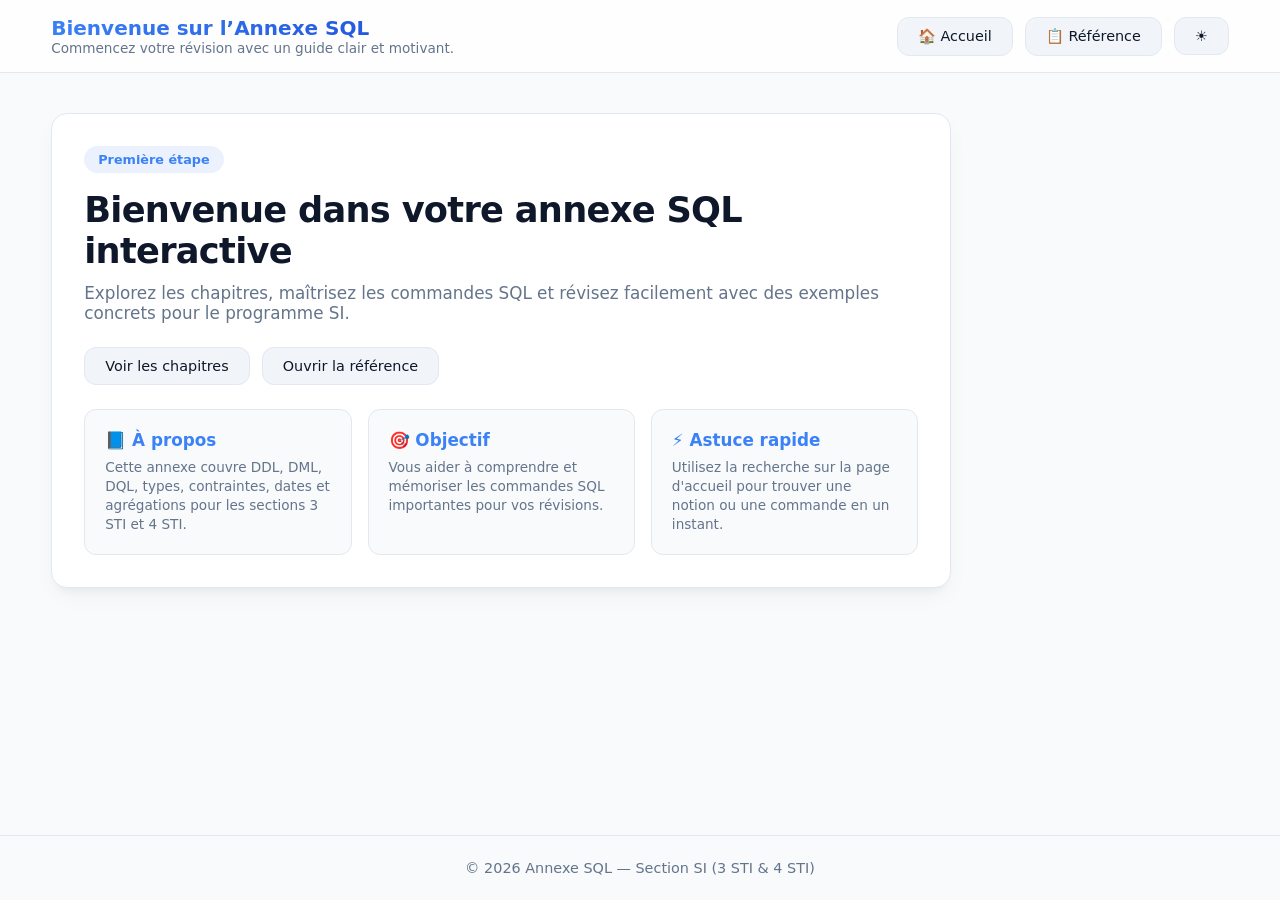
<file: index.html>
<!DOCTYPE html>
<html lang="fr">
<head>
  <meta charset="UTF-8">
  <meta name="viewport" content="width=device-width, initial-scale=1.0">
  <meta name="google-site-verification" content="vcDXlbuhfZY7I_lE-q44urk7VG30CRLCoI_VC5JRYeU" />
  <title>Bienvenue — Annexe SQL</title>
  <link rel="stylesheet" href="style.css">
  <link rel="shortcut icon" type="image/x-icon" href="sql.png">
</head>
<body>
<div class="progress-bar" id="progressBar"></div>
<button class="floating-btn" id="topBtn">↑</button>

<header>
  <div class="wrap topbar">
    <div class="brand">
      <h1>Bienvenue sur l’Annexe SQL</h1>
      <p>Commencez votre révision avec un guide clair et motivant.</p>
    </div>
    <nav>
      <a href="index2.html" class="btn">🏠 Accueil</a>
      <a href="reference.html" class="btn">📋 Référence</a>
      <button class="btn" id="themeBtn">☀️</button>
    </nav>
  </div>
</header>

<main class="wrap hero">
  <div class="main-card">
    <span class="badge">Première étape</span>
    <h2 class="hero-title">Bienvenue dans votre annexe SQL interactive</h2>
    <p class="hero-desc">Explorez les chapitres, maîtrisez les commandes SQL et révisez facilement avec des exemples concrets pour le programme SI.</p>

    <div class="search-row">
      <a href="index2.html" class="btn">Voir les chapitres</a>
      <a href="reference.html" class="btn">Ouvrir la référence</a>
    </div>

    <div class="lesson-choice">
      <div class="lesson-box">
        <h4>📘 À propos</h4>
        <p>Cette annexe couvre DDL, DML, DQL, types, contraintes, dates et agrégations pour les sections 3 STI et 4 STI.</p>
      </div>
      <div class="lesson-box">
        <h4>🎯 Objectif</h4>
        <p>Vous aider à comprendre et mémoriser les commandes SQL importantes pour vos révisions.</p>
      </div>
      <div class="lesson-box">
        <h4>⚡ Astuce rapide</h4>
        <p>Utilisez la recherche sur la page d'accueil pour trouver une notion ou une commande en un instant.</p>
      </div>
    </div>
  </div>
</main>

<footer>
  <p>© 2026 Annexe SQL — Section SI (3 STI & 4 STI)</p>
</footer>

<script src="script.js"></script>
</body>
</html>
</file>
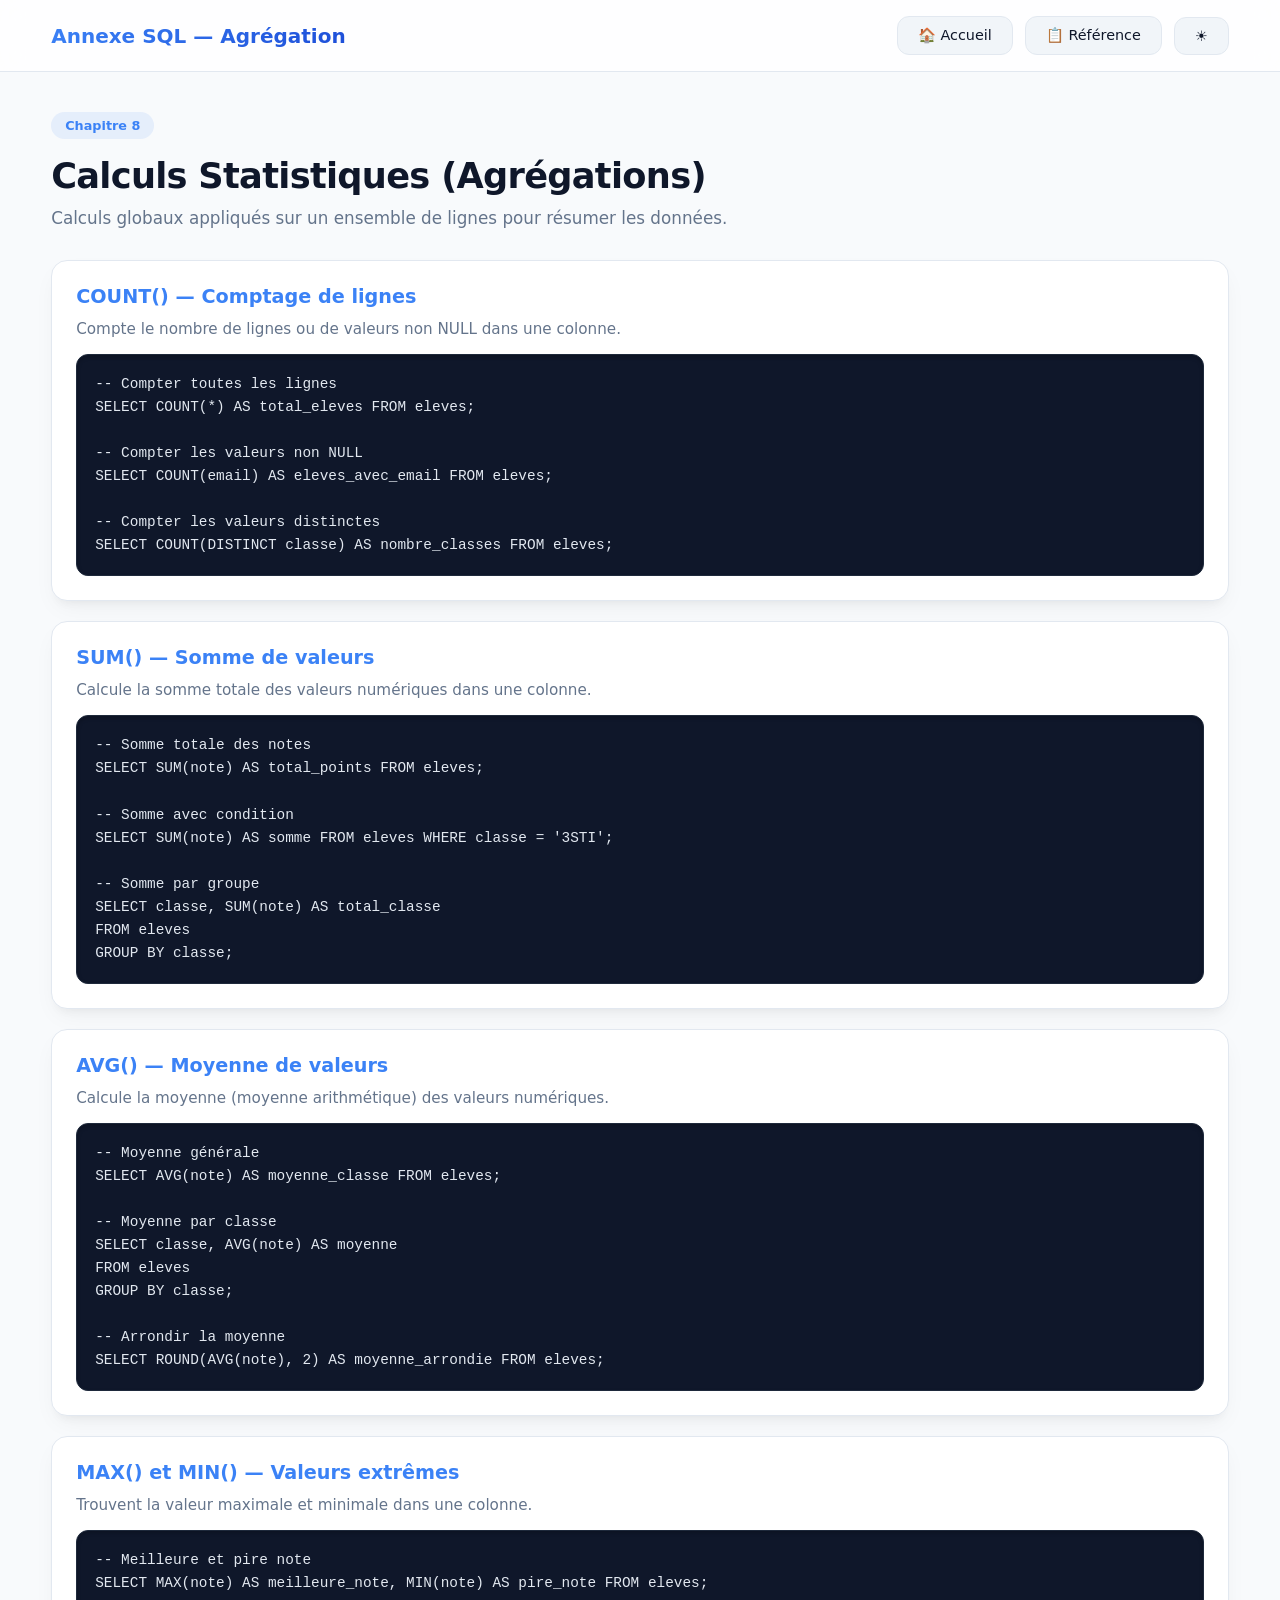
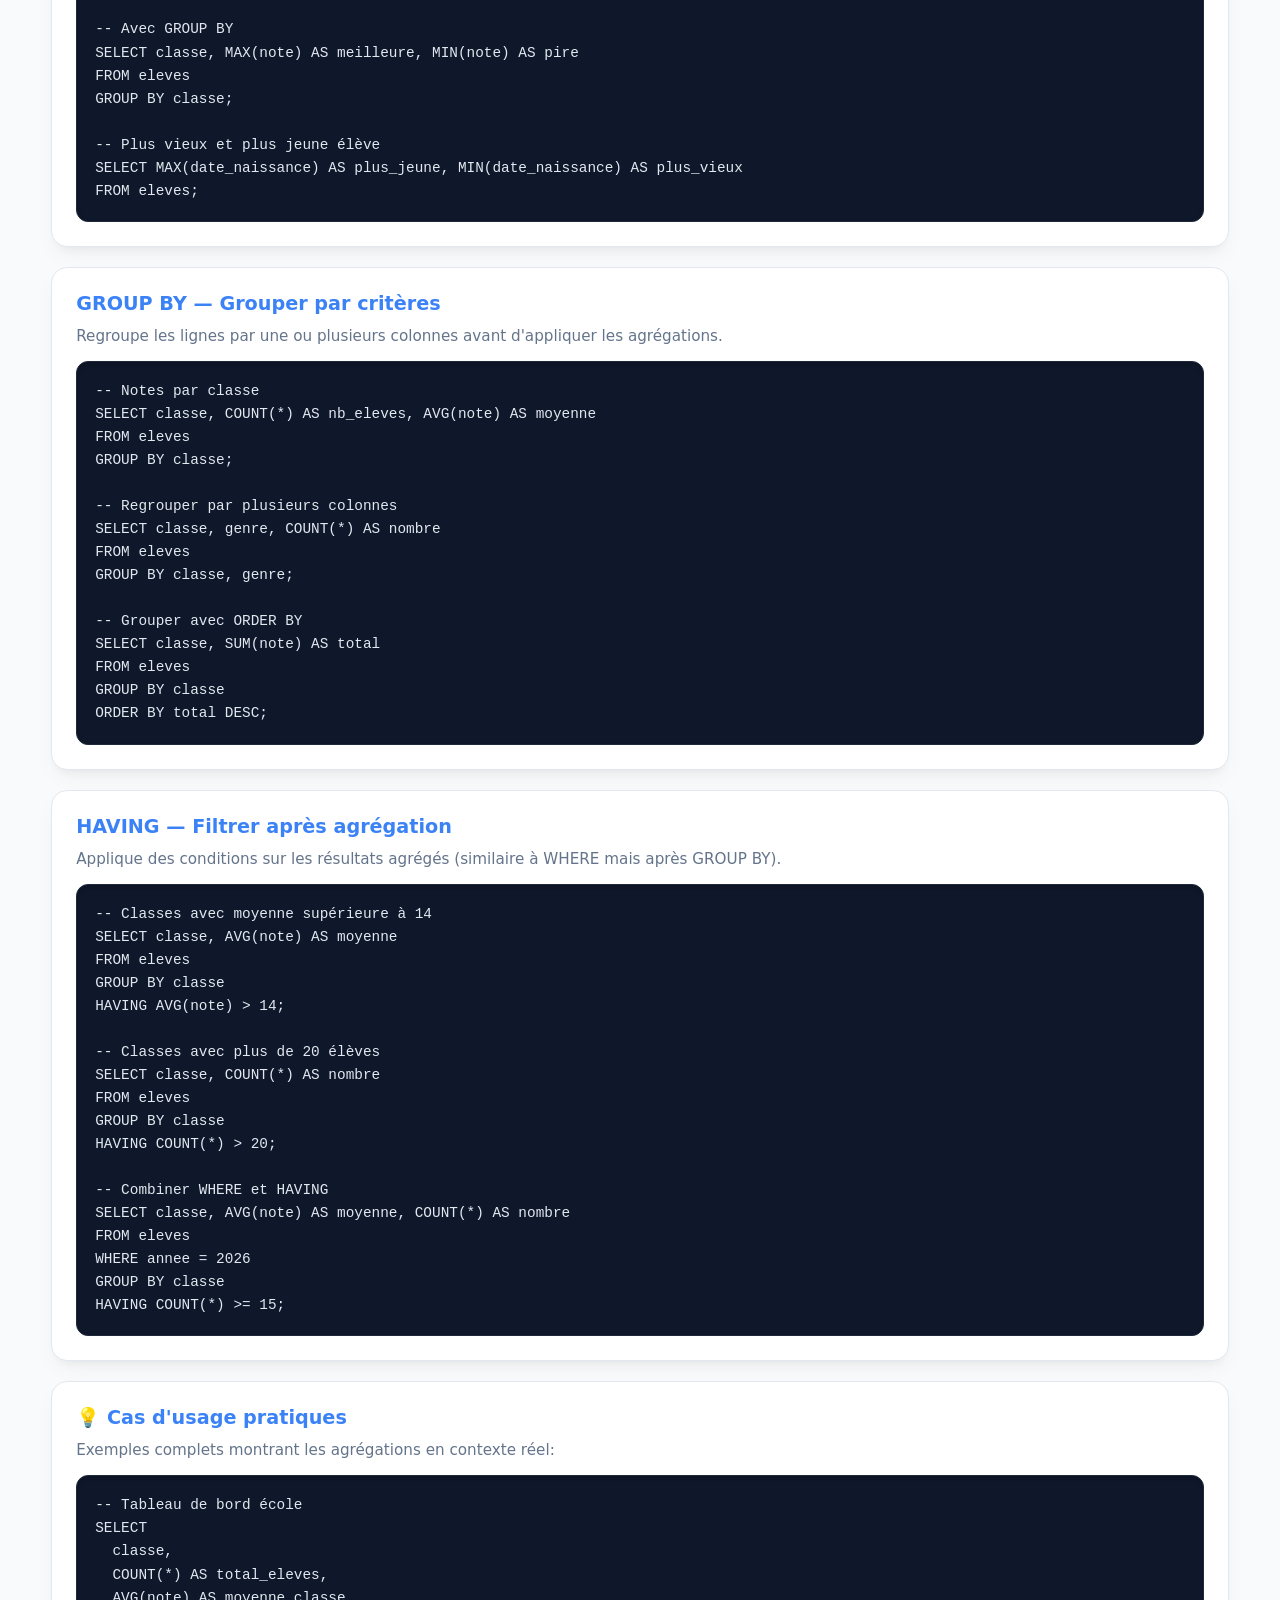
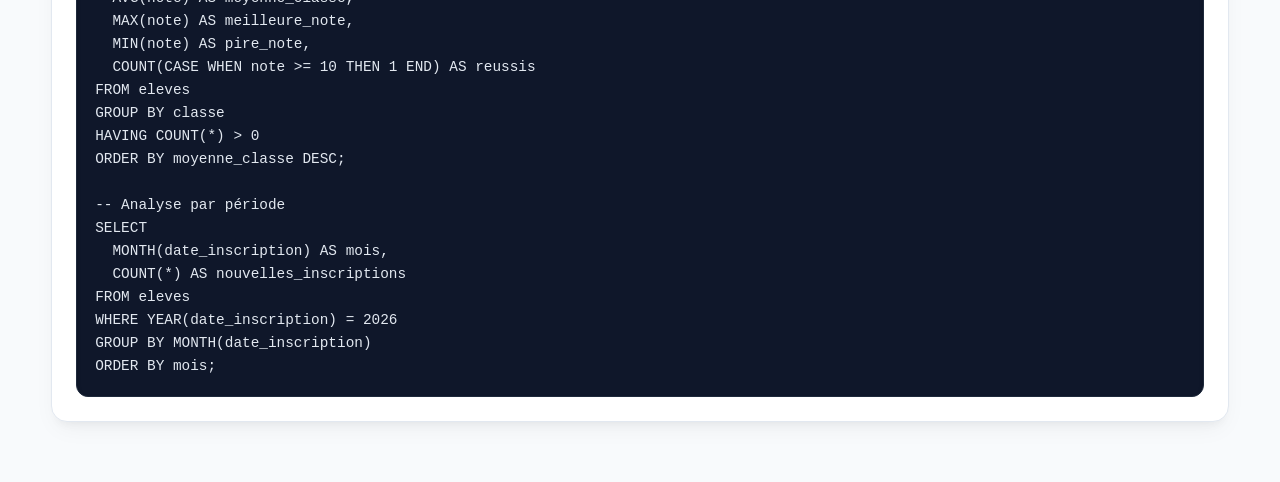
<file: agregation.html>
<!DOCTYPE html>
<html lang="fr">
<head>
  <meta charset="UTF-8"><title>8. Fonctions d'Agrégation</title>
  <link rel="stylesheet" href="style.css">
  <link rel="shortcut icon" type="image/x-icon" href="sql.png">
</head>
<body>
<div class="progress-bar" id="progressBar"></div>
<button class="floating-btn" id="topBtn">↑</button>
<header><div class="wrap topbar"><div class="brand"><h1>Annexe SQL — Agrégation</h1></div><nav><a href="index2.html" class="btn">🏠 Accueil</a><a href="reference.html" class="btn">📋 Référence</a><button class="btn" id="themeBtn">☀️</button></nav></div></header>
<main class="wrap hero">
  <div class="lesson-header"><span class="badge">Chapitre 8</span><h2 class="hero-title">Calculs Statistiques (Agrégations)</h2><p class="hero-desc">Calculs globaux appliqués sur un ensemble de lignes pour résumer les données.</p></div>
  
  <div class="content-card">
    <h3>COUNT() — Comptage de lignes</h3>
    <p>Compte le nombre de lignes ou de valeurs non NULL dans une colonne.</p>
    <pre><code>-- Compter toutes les lignes
SELECT COUNT(*) AS total_eleves FROM eleves;

-- Compter les valeurs non NULL
SELECT COUNT(email) AS eleves_avec_email FROM eleves;

-- Compter les valeurs distinctes
SELECT COUNT(DISTINCT classe) AS nombre_classes FROM eleves;</code></pre>
  </div>

  <div class="content-card">
    <h3>SUM() — Somme de valeurs</h3>
    <p>Calcule la somme totale des valeurs numériques dans une colonne.</p>
    <pre><code>-- Somme totale des notes
SELECT SUM(note) AS total_points FROM eleves;

-- Somme avec condition
SELECT SUM(note) AS somme FROM eleves WHERE classe = '3STI';

-- Somme par groupe
SELECT classe, SUM(note) AS total_classe 
FROM eleves 
GROUP BY classe;</code></pre>
  </div>

  <div class="content-card">
    <h3>AVG() — Moyenne de valeurs</h3>
    <p>Calcule la moyenne (moyenne arithmétique) des valeurs numériques.</p>
    <pre><code>-- Moyenne générale
SELECT AVG(note) AS moyenne_classe FROM eleves;

-- Moyenne par classe
SELECT classe, AVG(note) AS moyenne 
FROM eleves 
GROUP BY classe;

-- Arrondir la moyenne
SELECT ROUND(AVG(note), 2) AS moyenne_arrondie FROM eleves;</code></pre>
  </div>

  <div class="content-card">
    <h3>MAX() et MIN() — Valeurs extrêmes</h3>
    <p>Trouvent la valeur maximale et minimale dans une colonne.</p>
    <pre><code>-- Meilleure et pire note
SELECT MAX(note) AS meilleure_note, MIN(note) AS pire_note FROM eleves;

-- Avec GROUP BY
SELECT classe, MAX(note) AS meilleure, MIN(note) AS pire 
FROM eleves 
GROUP BY classe;

-- Plus vieux et plus jeune élève
SELECT MAX(date_naissance) AS plus_jeune, MIN(date_naissance) AS plus_vieux 
FROM eleves;</code></pre>
  </div>

  <div class="content-card">
    <h3>GROUP BY — Grouper par critères</h3>
    <p>Regroupe les lignes par une ou plusieurs colonnes avant d'appliquer les agrégations.</p>
    <pre><code>-- Notes par classe
SELECT classe, COUNT(*) AS nb_eleves, AVG(note) AS moyenne 
FROM eleves 
GROUP BY classe;

-- Regrouper par plusieurs colonnes
SELECT classe, genre, COUNT(*) AS nombre 
FROM eleves 
GROUP BY classe, genre;

-- Grouper avec ORDER BY
SELECT classe, SUM(note) AS total 
FROM eleves 
GROUP BY classe 
ORDER BY total DESC;</code></pre>
  </div>

  <div class="content-card">
    <h3>HAVING — Filtrer après agrégation</h3>
    <p>Applique des conditions sur les résultats agrégés (similaire à WHERE mais après GROUP BY).</p>
    <pre><code>-- Classes avec moyenne supérieure à 14
SELECT classe, AVG(note) AS moyenne 
FROM eleves 
GROUP BY classe 
HAVING AVG(note) > 14;

-- Classes avec plus de 20 élèves
SELECT classe, COUNT(*) AS nombre 
FROM eleves 
GROUP BY classe 
HAVING COUNT(*) > 20;

-- Combiner WHERE et HAVING
SELECT classe, AVG(note) AS moyenne, COUNT(*) AS nombre
FROM eleves 
WHERE annee = 2026 
GROUP BY classe 
HAVING COUNT(*) >= 15;</code></pre>
  </div>

  <div class="content-card">
    <h3>💡 Cas d'usage pratiques</h3>
    <p>Exemples complets montrant les agrégations en contexte réel:</p>
    <pre><code>-- Tableau de bord école
SELECT 
  classe,
  COUNT(*) AS total_eleves,
  AVG(note) AS moyenne_classe,
  MAX(note) AS meilleure_note,
  MIN(note) AS pire_note,
  COUNT(CASE WHEN note >= 10 THEN 1 END) AS reussis
FROM eleves 
GROUP BY classe 
HAVING COUNT(*) > 0
ORDER BY moyenne_classe DESC;

-- Analyse par période
SELECT 
  MONTH(date_inscription) AS mois,
  COUNT(*) AS nouvelles_inscriptions
FROM eleves 
WHERE YEAR(date_inscription) = 2026
GROUP BY MONTH(date_inscription)
ORDER BY mois;</code></pre>
  </div>

</main>
<script src="script.js"></script>
</body>
</html>
</file>
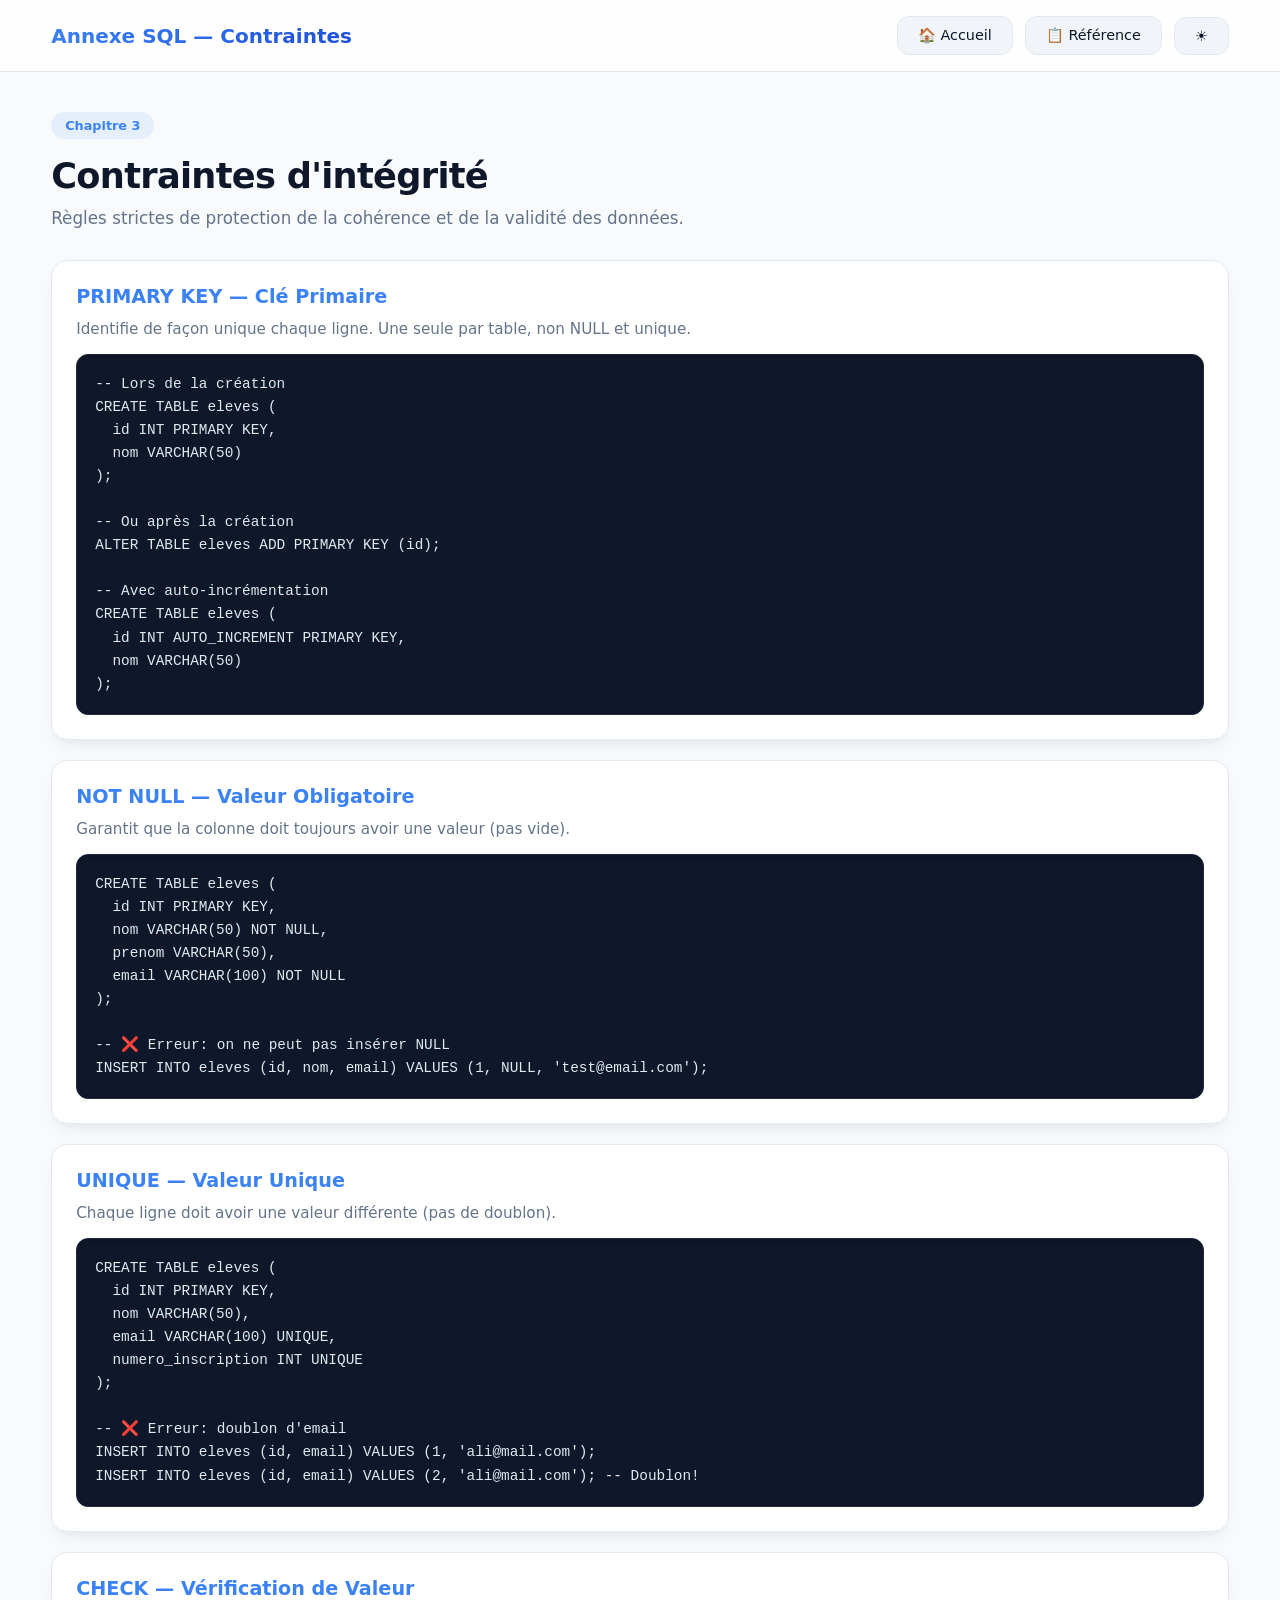
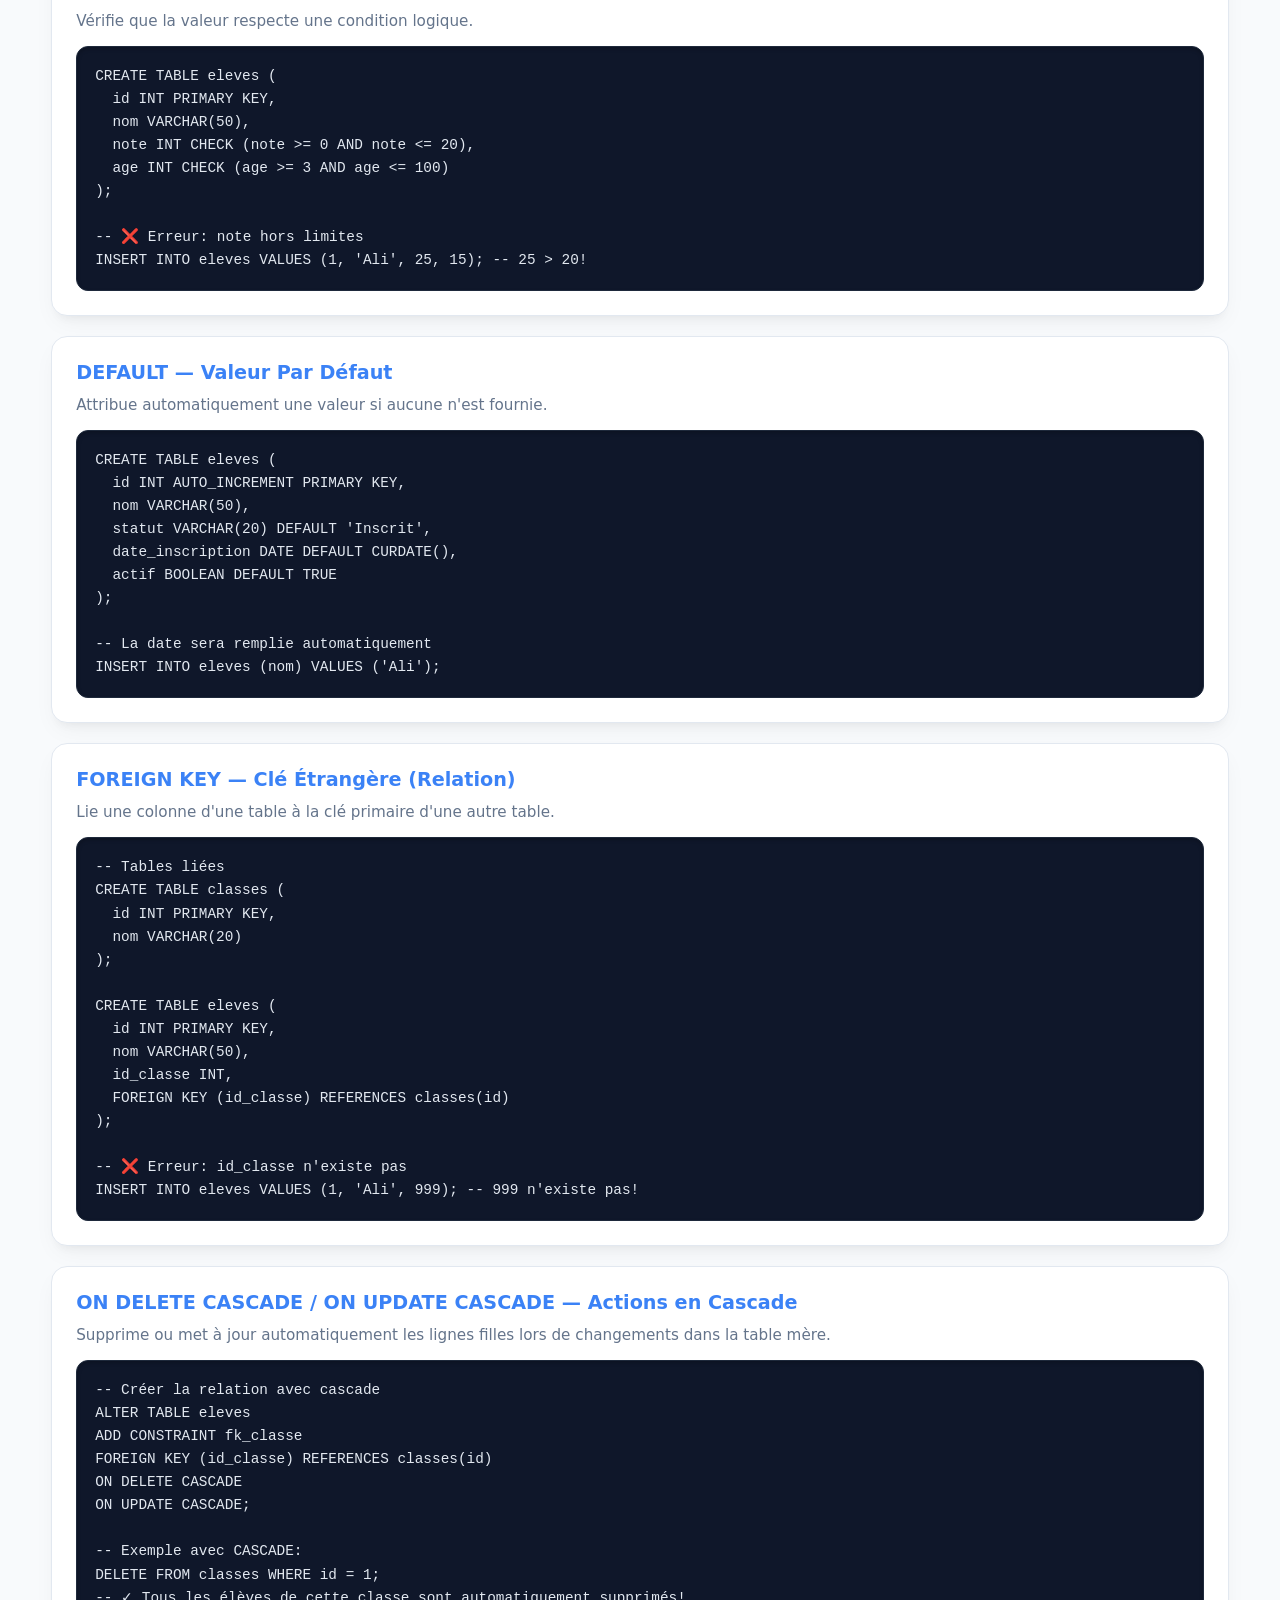
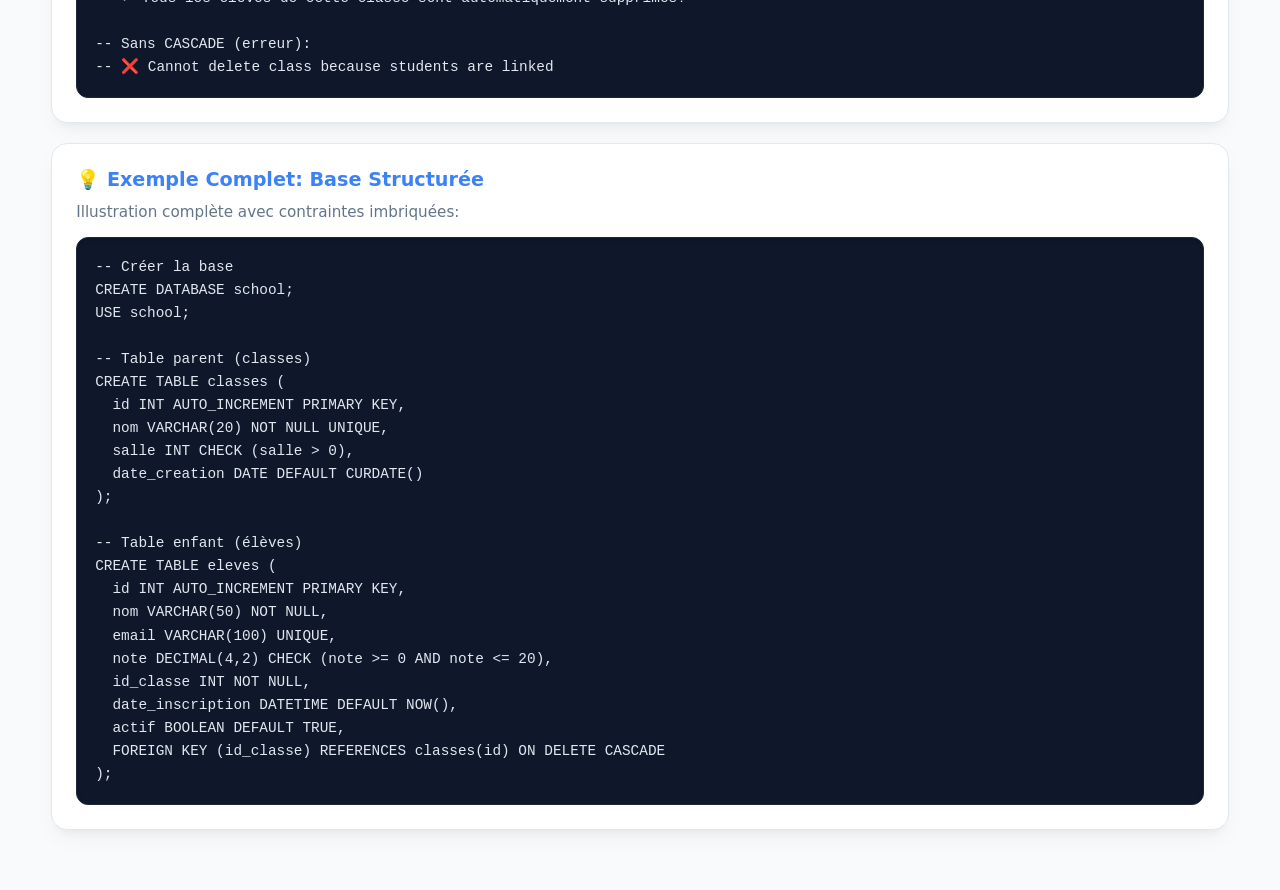
<file: contraintes.html>
<!DOCTYPE html>
<html lang="fr">
<head>
  <meta charset="UTF-8"><title>3. Contraintes d'intégrité</title>
  <link rel="stylesheet" href="style.css">
  <link rel="shortcut icon" type="image/x-icon" href="sql.png">
</head>
<body>
<div class="progress-bar" id="progressBar"></div>
<button class="floating-btn" id="topBtn">↑</button>

<header><div class="wrap topbar"><div class="brand"><h1>Annexe SQL — Contraintes</h1></div><nav><a href="index.html" class="btn">🏠 Accueil</a><a href="reference.html" class="btn">📋 Référence</a><button class="btn" id="themeBtn">☀️</button></nav></div></header>
<main class="wrap hero">
  <div class="lesson-header"><span class="badge">Chapitre 3</span><h2 class="hero-title">Contraintes d'intégrité</h2><p class="hero-desc">Règles strictes de protection de la cohérence et de la validité des données.</p></div>
  
  <div class="content-card">
    <h3>PRIMARY KEY — Clé Primaire</h3>
    <p>Identifie de façon unique chaque ligne. Une seule par table, non NULL et unique.</p>
    <pre><code>-- Lors de la création
CREATE TABLE eleves (
  id INT PRIMARY KEY,
  nom VARCHAR(50)
);

-- Ou après la création
ALTER TABLE eleves ADD PRIMARY KEY (id);

-- Avec auto-incrémentation
CREATE TABLE eleves (
  id INT AUTO_INCREMENT PRIMARY KEY,
  nom VARCHAR(50)
);</code></pre>
  </div>

  <div class="content-card">
    <h3>NOT NULL — Valeur Obligatoire</h3>
    <p>Garantit que la colonne doit toujours avoir une valeur (pas vide).</p>
    <pre><code>CREATE TABLE eleves (
  id INT PRIMARY KEY,
  nom VARCHAR(50) NOT NULL,
  prenom VARCHAR(50),
  email VARCHAR(100) NOT NULL
);

-- ❌ Erreur: on ne peut pas insérer NULL
INSERT INTO eleves (id, nom, email) VALUES (1, NULL, 'test@email.com');</code></pre>
  </div>

  <div class="content-card">
    <h3>UNIQUE — Valeur Unique</h3>
    <p>Chaque ligne doit avoir une valeur différente (pas de doublon).</p>
    <pre><code>CREATE TABLE eleves (
  id INT PRIMARY KEY,
  nom VARCHAR(50),
  email VARCHAR(100) UNIQUE,
  numero_inscription INT UNIQUE
);

-- ❌ Erreur: doublon d'email
INSERT INTO eleves (id, email) VALUES (1, 'ali@mail.com');
INSERT INTO eleves (id, email) VALUES (2, 'ali@mail.com'); -- Doublon!</code></pre>
  </div>

  <div class="content-card">
    <h3>CHECK — Vérification de Valeur</h3>
    <p>Vérifie que la valeur respecte une condition logique.</p>
    <pre><code>CREATE TABLE eleves (
  id INT PRIMARY KEY,
  nom VARCHAR(50),
  note INT CHECK (note >= 0 AND note <= 20),
  age INT CHECK (age >= 3 AND age <= 100)
);

-- ❌ Erreur: note hors limites
INSERT INTO eleves VALUES (1, 'Ali', 25, 15); -- 25 > 20!</code></pre>
  </div>

  <div class="content-card">
    <h3>DEFAULT — Valeur Par Défaut</h3>
    <p>Attribue automatiquement une valeur si aucune n'est fournie.</p>
    <pre><code>CREATE TABLE eleves (
  id INT AUTO_INCREMENT PRIMARY KEY,
  nom VARCHAR(50),
  statut VARCHAR(20) DEFAULT 'Inscrit',
  date_inscription DATE DEFAULT CURDATE(),
  actif BOOLEAN DEFAULT TRUE
);

-- La date sera remplie automatiquement
INSERT INTO eleves (nom) VALUES ('Ali');</code></pre>
  </div>

  <div class="content-card">
    <h3>FOREIGN KEY — Clé Étrangère (Relation)</h3>
    <p>Lie une colonne d'une table à la clé primaire d'une autre table.</p>
    <pre><code>-- Tables liées
CREATE TABLE classes (
  id INT PRIMARY KEY,
  nom VARCHAR(20)
);

CREATE TABLE eleves (
  id INT PRIMARY KEY,
  nom VARCHAR(50),
  id_classe INT,
  FOREIGN KEY (id_classe) REFERENCES classes(id)
);

-- ❌ Erreur: id_classe n'existe pas
INSERT INTO eleves VALUES (1, 'Ali', 999); -- 999 n'existe pas!</code></pre>
  </div>

  <div class="content-card">
    <h3>ON DELETE CASCADE / ON UPDATE CASCADE — Actions en Cascade</h3>
    <p>Supprime ou met à jour automatiquement les lignes filles lors de changements dans la table mère.</p>
    <pre><code>-- Créer la relation avec cascade
ALTER TABLE eleves 
ADD CONSTRAINT fk_classe 
FOREIGN KEY (id_classe) REFERENCES classes(id) 
ON DELETE CASCADE 
ON UPDATE CASCADE;

-- Exemple avec CASCADE:
DELETE FROM classes WHERE id = 1;
-- ✓ Tous les élèves de cette classe sont automatiquement supprimés!

-- Sans CASCADE (erreur):
-- ❌ Cannot delete class because students are linked</code></pre>
  </div>

  <div class="content-card">
    <h3>💡 Exemple Complet: Base Structurée</h3>
    <p>Illustration complète avec contraintes imbriquées:</p>
    <pre><code>-- Créer la base
CREATE DATABASE school;
USE school;

-- Table parent (classes)
CREATE TABLE classes (
  id INT AUTO_INCREMENT PRIMARY KEY,
  nom VARCHAR(20) NOT NULL UNIQUE,
  salle INT CHECK (salle > 0),
  date_creation DATE DEFAULT CURDATE()
);

-- Table enfant (élèves)
CREATE TABLE eleves (
  id INT AUTO_INCREMENT PRIMARY KEY,
  nom VARCHAR(50) NOT NULL,
  email VARCHAR(100) UNIQUE,
  note DECIMAL(4,2) CHECK (note >= 0 AND note <= 20),
  id_classe INT NOT NULL,
  date_inscription DATETIME DEFAULT NOW(),
  actif BOOLEAN DEFAULT TRUE,
  FOREIGN KEY (id_classe) REFERENCES classes(id) ON DELETE CASCADE
);</code></pre>
  </div>

</main>
<script src="script.js"></script>
</body>
</html>
</file>
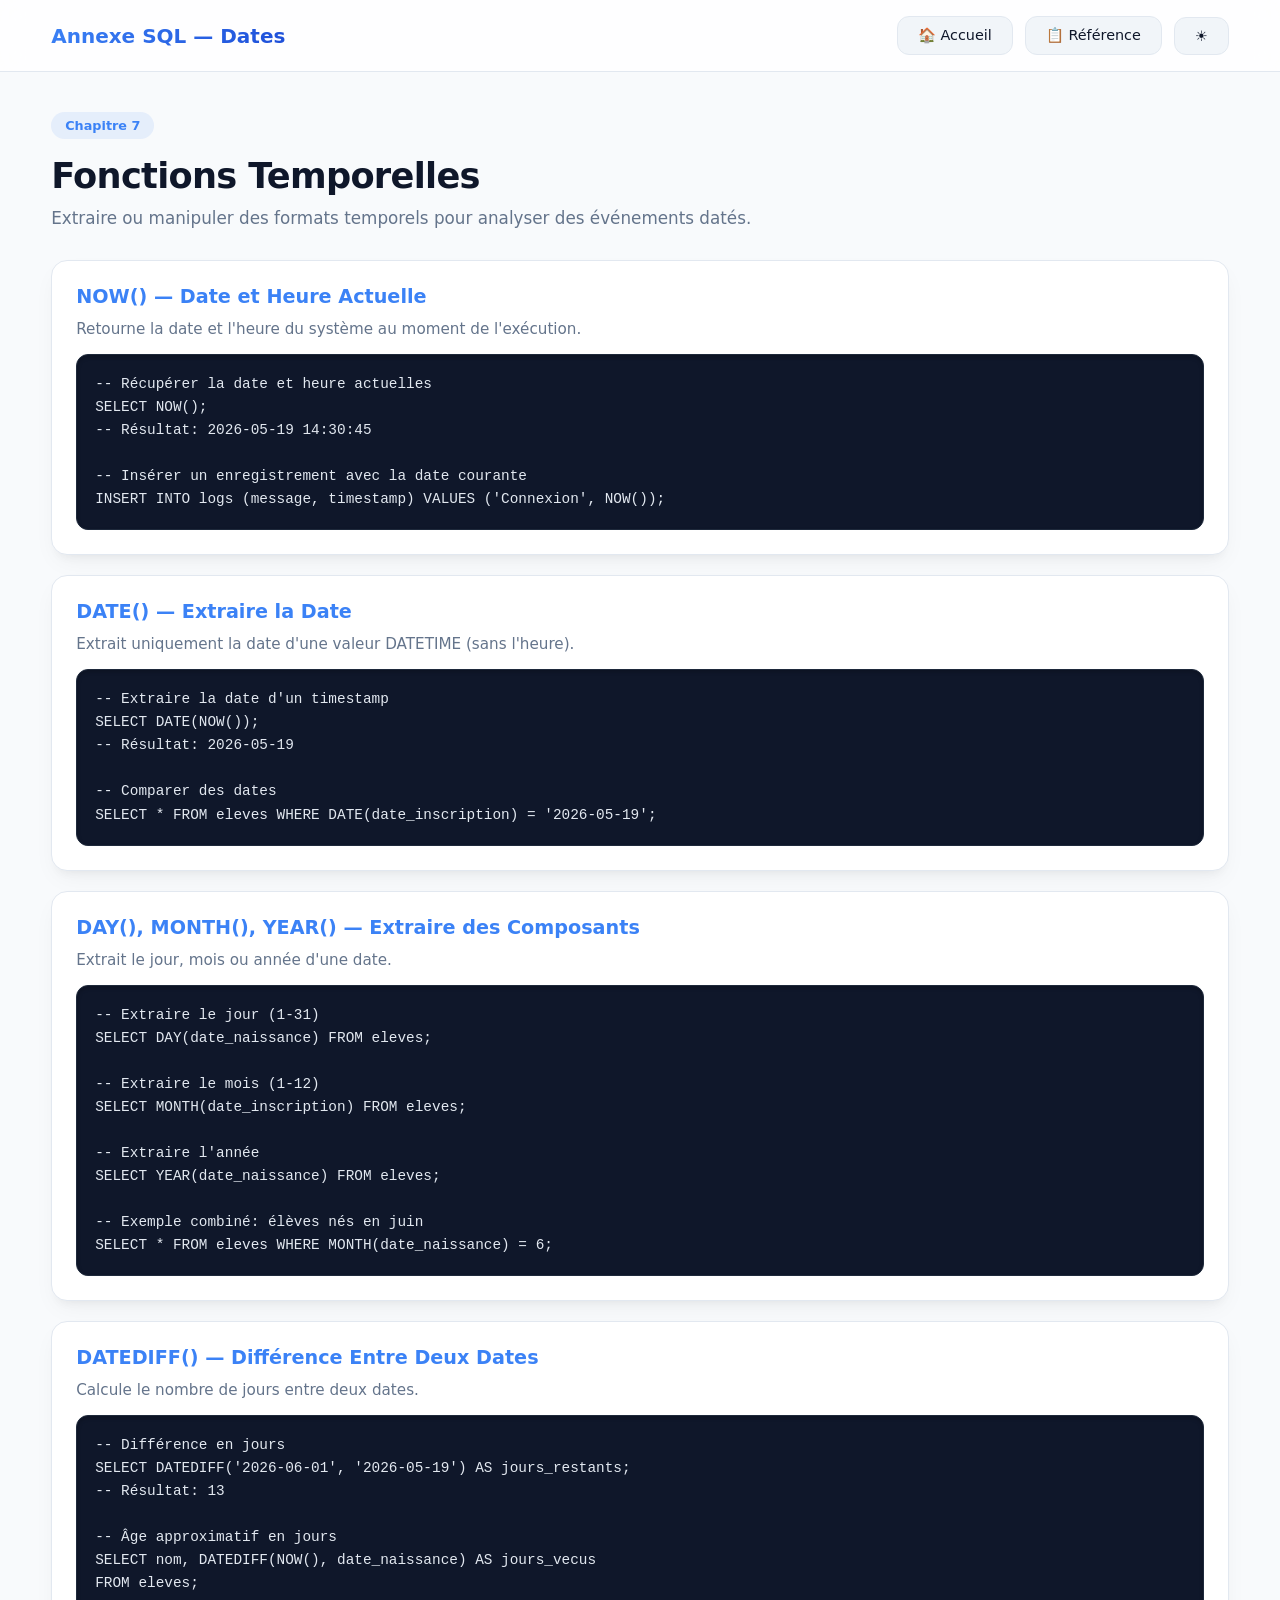
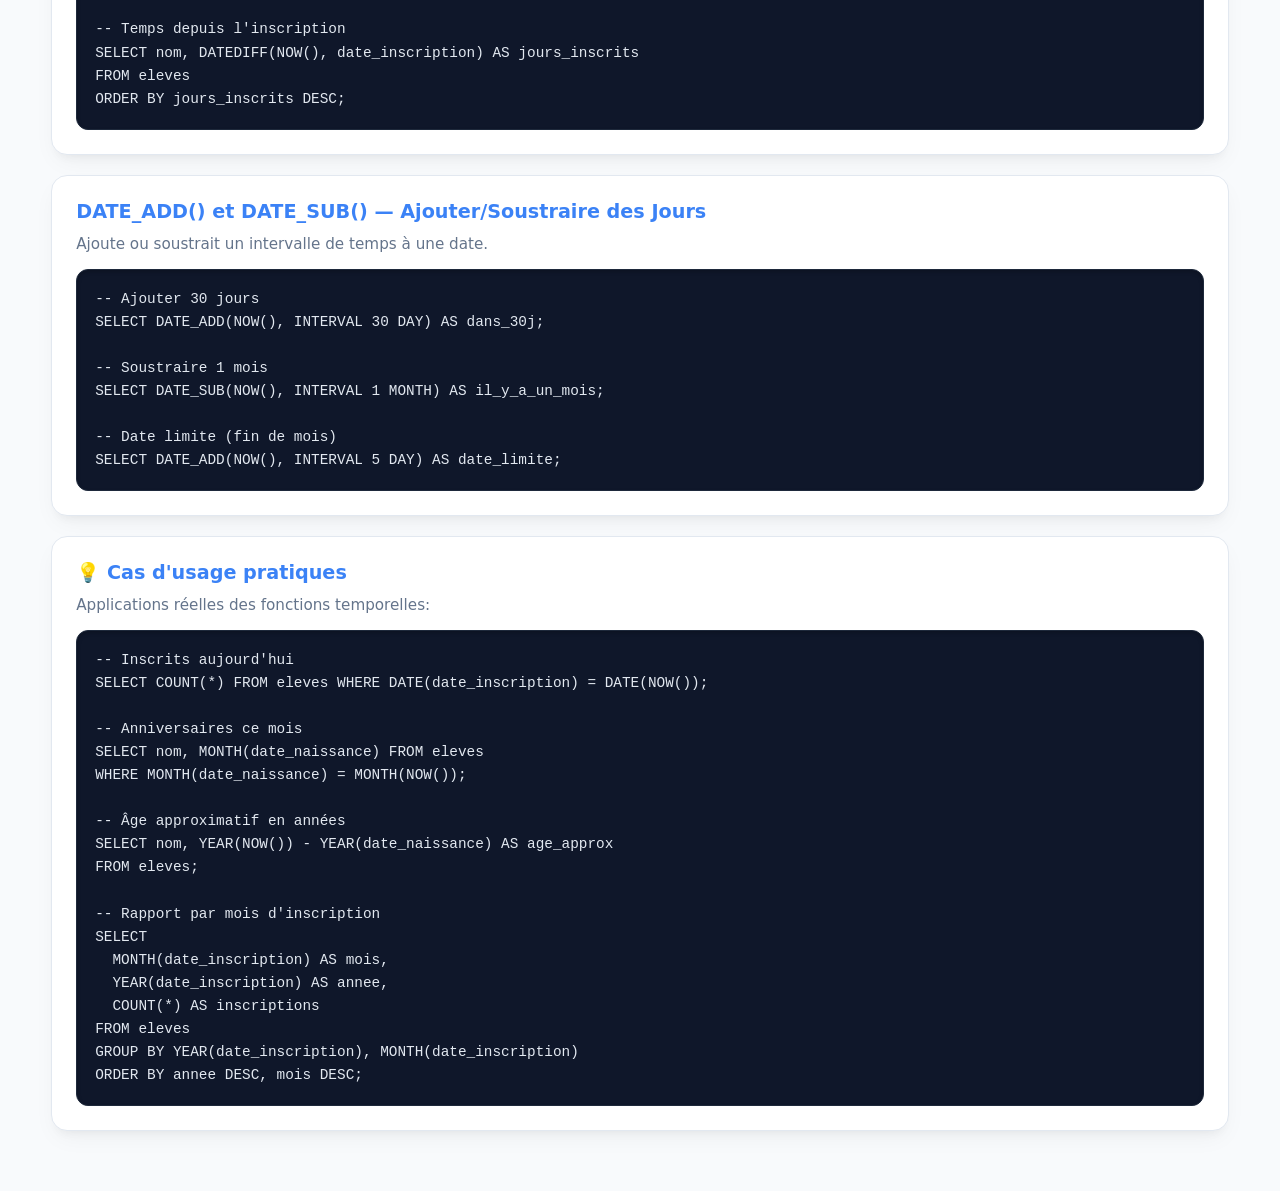
<file: dates.html>
<!DOCTYPE html>
<html lang="fr">
<head>
  <meta charset="UTF-8"><title>7. Fonctions Date</title>
  <link rel="stylesheet" href="style.css">
  <link rel="shortcut icon" type="image/x-icon" href="sql.png">
</head>
<body>
<div class="progress-bar" id="progressBar"></div>
<button class="floating-btn" id="topBtn">↑</button>

<header><div class="wrap topbar"><div class="brand"><h1>Annexe SQL — Dates</h1></div><nav><a href="index.html" class="btn">🏠 Accueil</a><a href="reference.html" class="btn">📋 Référence</a><button class="btn" id="themeBtn">☀️</button></nav></div></header>
<main class="wrap hero">
  <div class="lesson-header"><span class="badge">Chapitre 7</span><h2 class="hero-title">Fonctions Temporelles</h2><p class="hero-desc">Extraire ou manipuler des formats temporels pour analyser des événements datés.</p></div>
  
  <div class="content-card">
    <h3>NOW() — Date et Heure Actuelle</h3>
    <p>Retourne la date et l'heure du système au moment de l'exécution.</p>
    <pre><code>-- Récupérer la date et heure actuelles
SELECT NOW();
-- Résultat: 2026-05-19 14:30:45

-- Insérer un enregistrement avec la date courante
INSERT INTO logs (message, timestamp) VALUES ('Connexion', NOW());</code></pre>
  </div>

  <div class="content-card">
    <h3>DATE() — Extraire la Date</h3>
    <p>Extrait uniquement la date d'une valeur DATETIME (sans l'heure).</p>
    <pre><code>-- Extraire la date d'un timestamp
SELECT DATE(NOW());
-- Résultat: 2026-05-19

-- Comparer des dates
SELECT * FROM eleves WHERE DATE(date_inscription) = '2026-05-19';</code></pre>
  </div>

  <div class="content-card">
    <h3>DAY(), MONTH(), YEAR() — Extraire des Composants</h3>
    <p>Extrait le jour, mois ou année d'une date.</p>
    <pre><code>-- Extraire le jour (1-31)
SELECT DAY(date_naissance) FROM eleves;

-- Extraire le mois (1-12)
SELECT MONTH(date_inscription) FROM eleves;

-- Extraire l'année
SELECT YEAR(date_naissance) FROM eleves;

-- Exemple combiné: élèves nés en juin
SELECT * FROM eleves WHERE MONTH(date_naissance) = 6;</code></pre>
  </div>

  <div class="content-card">
    <h3>DATEDIFF() — Différence Entre Deux Dates</h3>
    <p>Calcule le nombre de jours entre deux dates.</p>
    <pre><code>-- Différence en jours
SELECT DATEDIFF('2026-06-01', '2026-05-19') AS jours_restants;
-- Résultat: 13

-- Âge approximatif en jours
SELECT nom, DATEDIFF(NOW(), date_naissance) AS jours_vecus 
FROM eleves;

-- Temps depuis l'inscription
SELECT nom, DATEDIFF(NOW(), date_inscription) AS jours_inscrits 
FROM eleves 
ORDER BY jours_inscrits DESC;</code></pre>
  </div>

  <div class="content-card">
    <h3>DATE_ADD() et DATE_SUB() — Ajouter/Soustraire des Jours</h3>
    <p>Ajoute ou soustrait un intervalle de temps à une date.</p>
    <pre><code>-- Ajouter 30 jours
SELECT DATE_ADD(NOW(), INTERVAL 30 DAY) AS dans_30j;

-- Soustraire 1 mois
SELECT DATE_SUB(NOW(), INTERVAL 1 MONTH) AS il_y_a_un_mois;

-- Date limite (fin de mois)
SELECT DATE_ADD(NOW(), INTERVAL 5 DAY) AS date_limite;</code></pre>
  </div>

  <div class="content-card">
    <h3>💡 Cas d'usage pratiques</h3>
    <p>Applications réelles des fonctions temporelles:</p>
    <pre><code>-- Inscrits aujourd'hui
SELECT COUNT(*) FROM eleves WHERE DATE(date_inscription) = DATE(NOW());

-- Anniversaires ce mois
SELECT nom, MONTH(date_naissance) FROM eleves 
WHERE MONTH(date_naissance) = MONTH(NOW());

-- Âge approximatif en années
SELECT nom, YEAR(NOW()) - YEAR(date_naissance) AS age_approx 
FROM eleves;

-- Rapport par mois d'inscription
SELECT 
  MONTH(date_inscription) AS mois, 
  YEAR(date_inscription) AS annee,
  COUNT(*) AS inscriptions 
FROM eleves 
GROUP BY YEAR(date_inscription), MONTH(date_inscription)
ORDER BY annee DESC, mois DESC;</code></pre>
  </div>

</main>
<script src="script.js"></script>
</body>
</html>
</file>
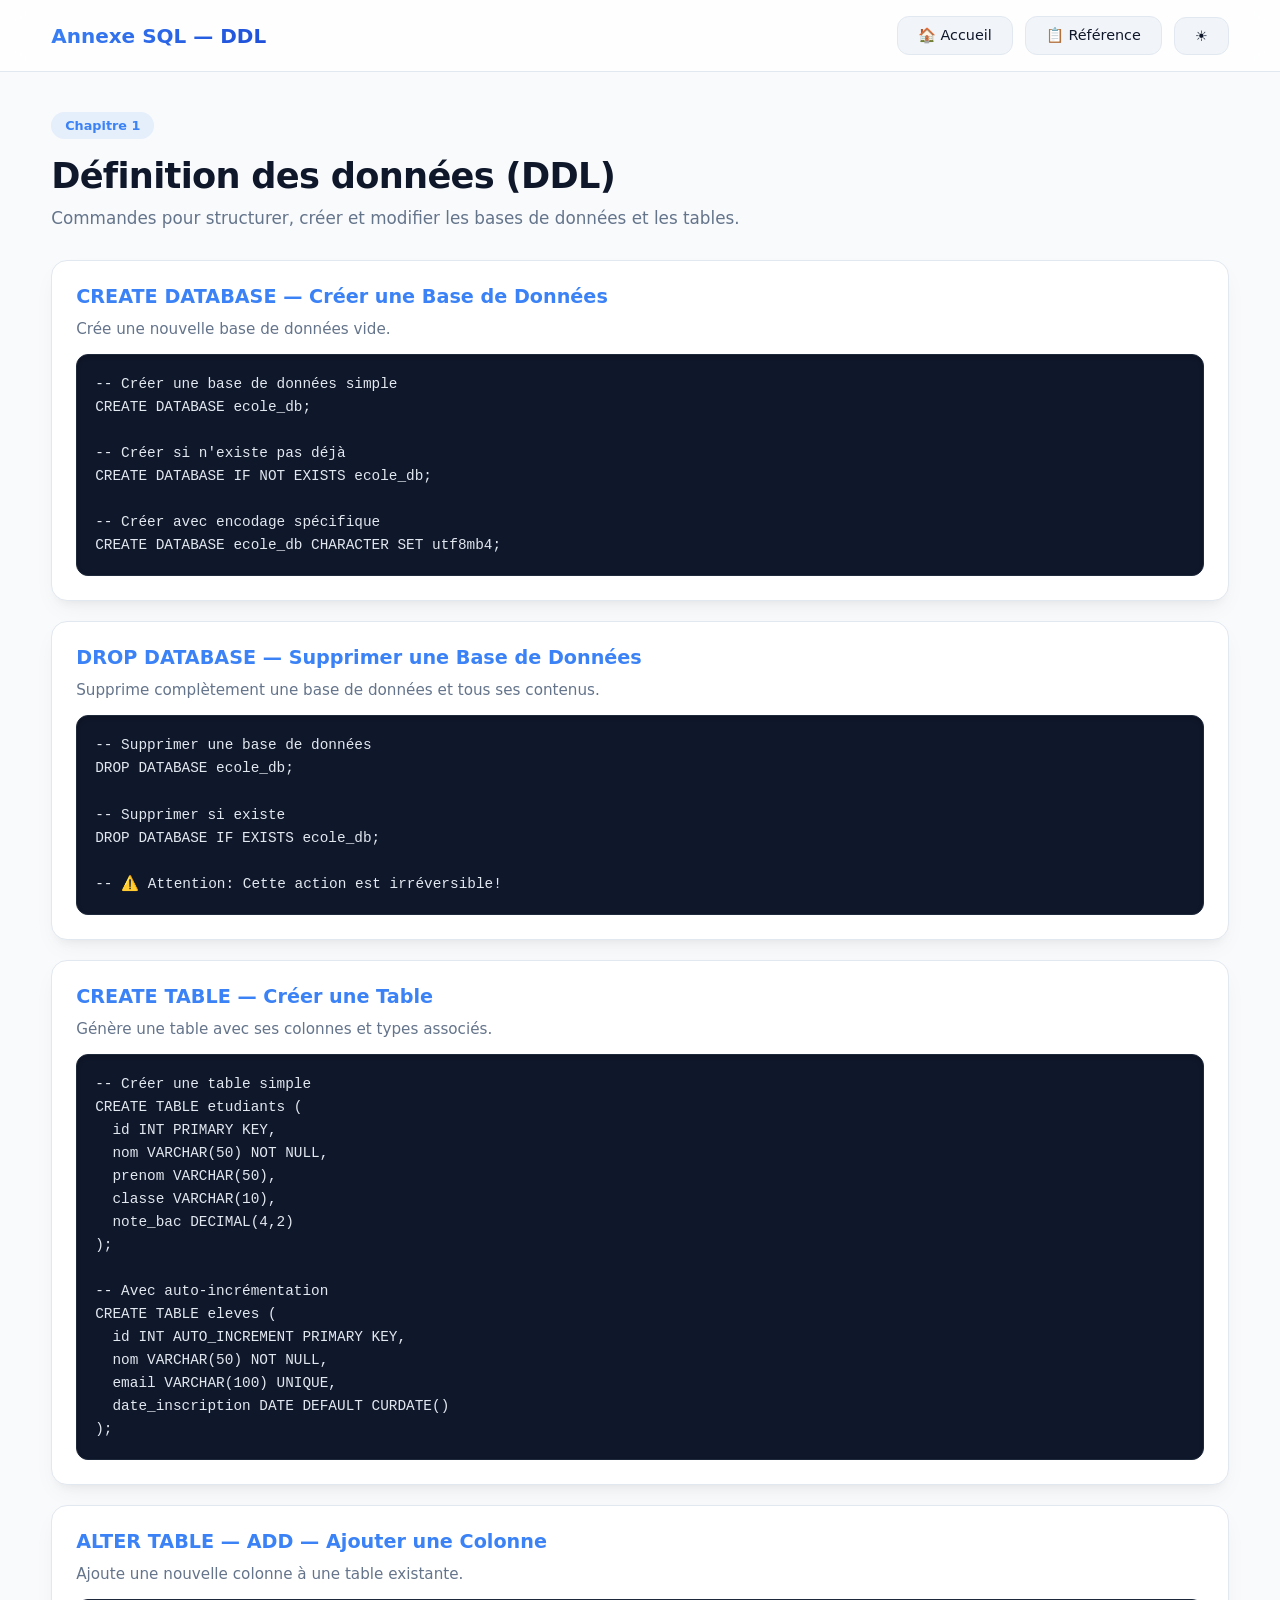
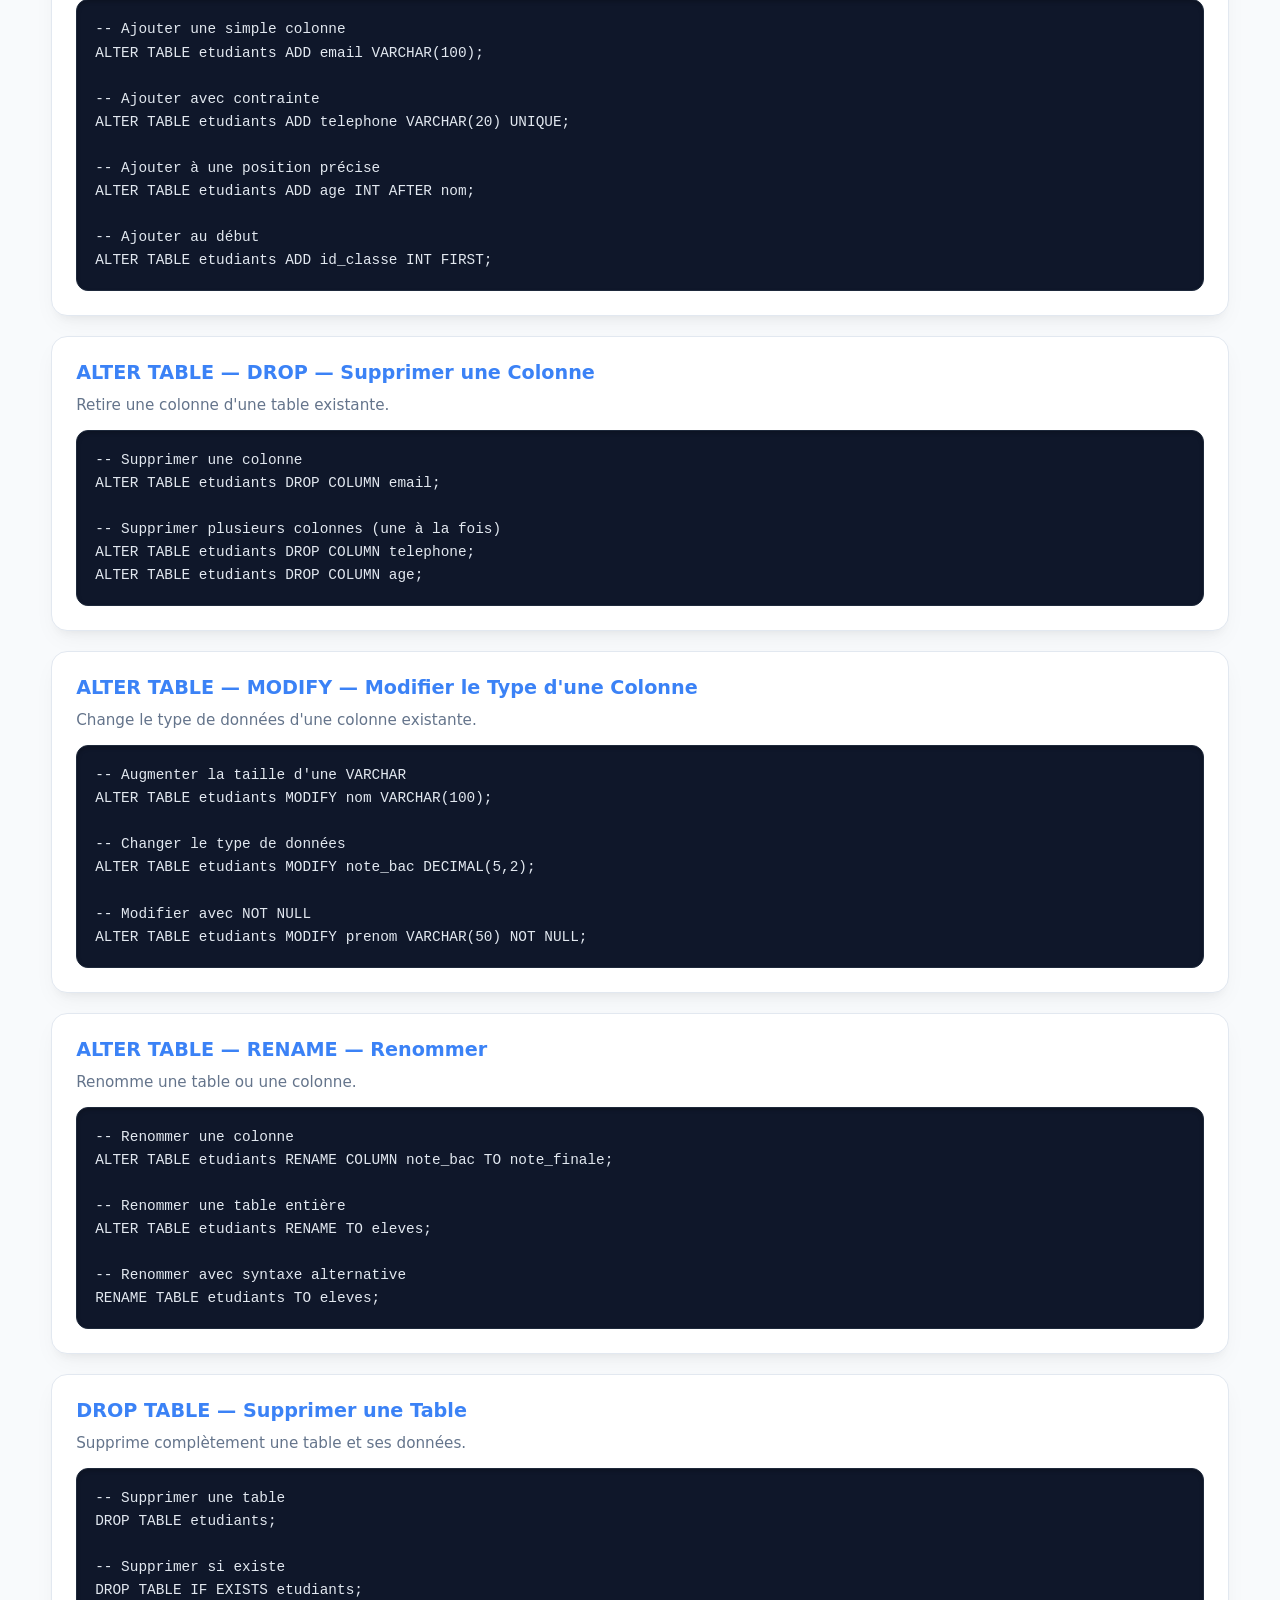
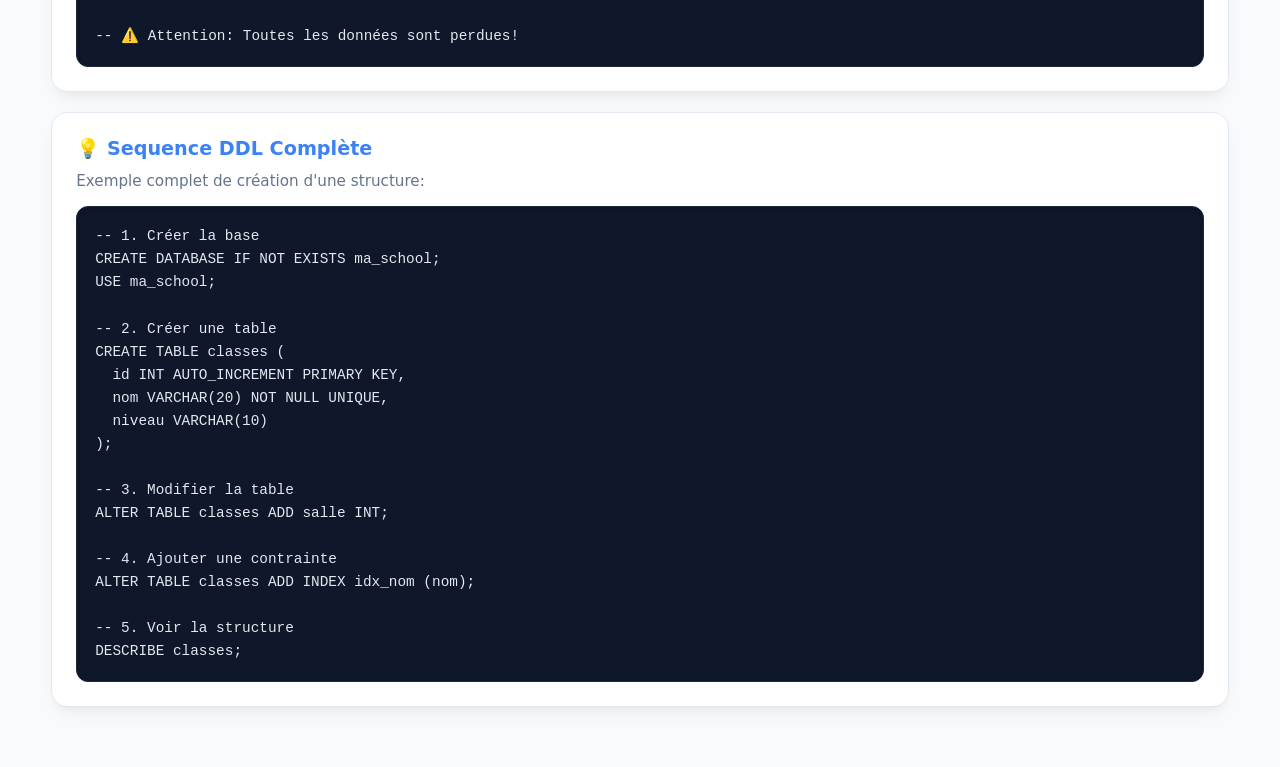
<file: ddl.html>
<!DOCTYPE html>
<html lang="fr">
<head>
  <meta charset="UTF-8"><title>1. Définition des données (DDL)</title>
  <link rel="stylesheet" href="style.css">
  <link rel="shortcut icon" type="image/x-icon" href="sql.png">
</head>
<body>
<div class="progress-bar" id="progressBar"></div>
<button class="floating-btn" id="topBtn">↑</button>

<header><div class="wrap topbar"><div class="brand"><h1>Annexe SQL — DDL</h1></div><nav><a href="index.html" class="btn">🏠 Accueil</a><a href="reference.html" class="btn">📋 Référence</a><button class="btn" id="themeBtn">☀️</button></nav></div></header>

<main class="wrap hero">
  <div class="lesson-header">
    <span class="badge">Chapitre 1</span>
    <h2 class="hero-title">Définition des données (DDL)</h2>
    <p class="hero-desc">Commandes pour structurer, créer et modifier les bases de données et les tables.</p>
  </div>

  <div class="content-card">
    <h3>CREATE DATABASE — Créer une Base de Données</h3>
    <p>Crée une nouvelle base de données vide.</p>
    <pre><code>-- Créer une base de données simple
CREATE DATABASE ecole_db;

-- Créer si n'existe pas déjà
CREATE DATABASE IF NOT EXISTS ecole_db;

-- Créer avec encodage spécifique
CREATE DATABASE ecole_db CHARACTER SET utf8mb4;</code></pre>
  </div>

  <div class="content-card">
    <h3>DROP DATABASE — Supprimer une Base de Données</h3>
    <p>Supprime complètement une base de données et tous ses contenus.</p>
    <pre><code>-- Supprimer une base de données
DROP DATABASE ecole_db;

-- Supprimer si existe
DROP DATABASE IF EXISTS ecole_db;

-- ⚠️ Attention: Cette action est irréversible!</code></pre>
  </div>

  <div class="content-card">
    <h3>CREATE TABLE — Créer une Table</h3>
    <p>Génère une table avec ses colonnes et types associés.</p>
    <pre><code>-- Créer une table simple
CREATE TABLE etudiants (
  id INT PRIMARY KEY,
  nom VARCHAR(50) NOT NULL,
  prenom VARCHAR(50),
  classe VARCHAR(10),
  note_bac DECIMAL(4,2)
);

-- Avec auto-incrémentation
CREATE TABLE eleves (
  id INT AUTO_INCREMENT PRIMARY KEY,
  nom VARCHAR(50) NOT NULL,
  email VARCHAR(100) UNIQUE,
  date_inscription DATE DEFAULT CURDATE()
);</code></pre>
  </div>

  <div class="content-card">
    <h3>ALTER TABLE — ADD — Ajouter une Colonne</h3>
    <p>Ajoute une nouvelle colonne à une table existante.</p>
    <pre><code>-- Ajouter une simple colonne
ALTER TABLE etudiants ADD email VARCHAR(100);

-- Ajouter avec contrainte
ALTER TABLE etudiants ADD telephone VARCHAR(20) UNIQUE;

-- Ajouter à une position précise
ALTER TABLE etudiants ADD age INT AFTER nom;

-- Ajouter au début
ALTER TABLE etudiants ADD id_classe INT FIRST;</code></pre>
  </div>

  <div class="content-card">
    <h3>ALTER TABLE — DROP — Supprimer une Colonne</h3>
    <p>Retire une colonne d'une table existante.</p>
    <pre><code>-- Supprimer une colonne
ALTER TABLE etudiants DROP COLUMN email;

-- Supprimer plusieurs colonnes (une à la fois)
ALTER TABLE etudiants DROP COLUMN telephone;
ALTER TABLE etudiants DROP COLUMN age;</code></pre>
  </div>

  <div class="content-card">
    <h3>ALTER TABLE — MODIFY — Modifier le Type d'une Colonne</h3>
    <p>Change le type de données d'une colonne existante.</p>
    <pre><code>-- Augmenter la taille d'une VARCHAR
ALTER TABLE etudiants MODIFY nom VARCHAR(100);

-- Changer le type de données
ALTER TABLE etudiants MODIFY note_bac DECIMAL(5,2);

-- Modifier avec NOT NULL
ALTER TABLE etudiants MODIFY prenom VARCHAR(50) NOT NULL;</code></pre>
  </div>

  <div class="content-card">
    <h3>ALTER TABLE — RENAME — Renommer</h3>
    <p>Renomme une table ou une colonne.</p>
    <pre><code>-- Renommer une colonne
ALTER TABLE etudiants RENAME COLUMN note_bac TO note_finale;

-- Renommer une table entière
ALTER TABLE etudiants RENAME TO eleves;

-- Renommer avec syntaxe alternative
RENAME TABLE etudiants TO eleves;</code></pre>
  </div>

  <div class="content-card">
    <h3>DROP TABLE — Supprimer une Table</h3>
    <p>Supprime complètement une table et ses données.</p>
    <pre><code>-- Supprimer une table
DROP TABLE etudiants;

-- Supprimer si existe
DROP TABLE IF EXISTS etudiants;

-- ⚠️ Attention: Toutes les données sont perdues!</code></pre>
  </div>

  <div class="content-card">
    <h3>💡 Sequence DDL Complète</h3>
    <p>Exemple complet de création d'une structure:</p>
    <pre><code>-- 1. Créer la base
CREATE DATABASE IF NOT EXISTS ma_school;
USE ma_school;

-- 2. Créer une table
CREATE TABLE classes (
  id INT AUTO_INCREMENT PRIMARY KEY,
  nom VARCHAR(20) NOT NULL UNIQUE,
  niveau VARCHAR(10)
);

-- 3. Modifier la table
ALTER TABLE classes ADD salle INT;

-- 4. Ajouter une contrainte
ALTER TABLE classes ADD INDEX idx_nom (nom);

-- 5. Voir la structure
DESCRIBE classes;</code></pre>
  </div>

</main>

<script src="script.js"></script>
</body>
</html>
</file>
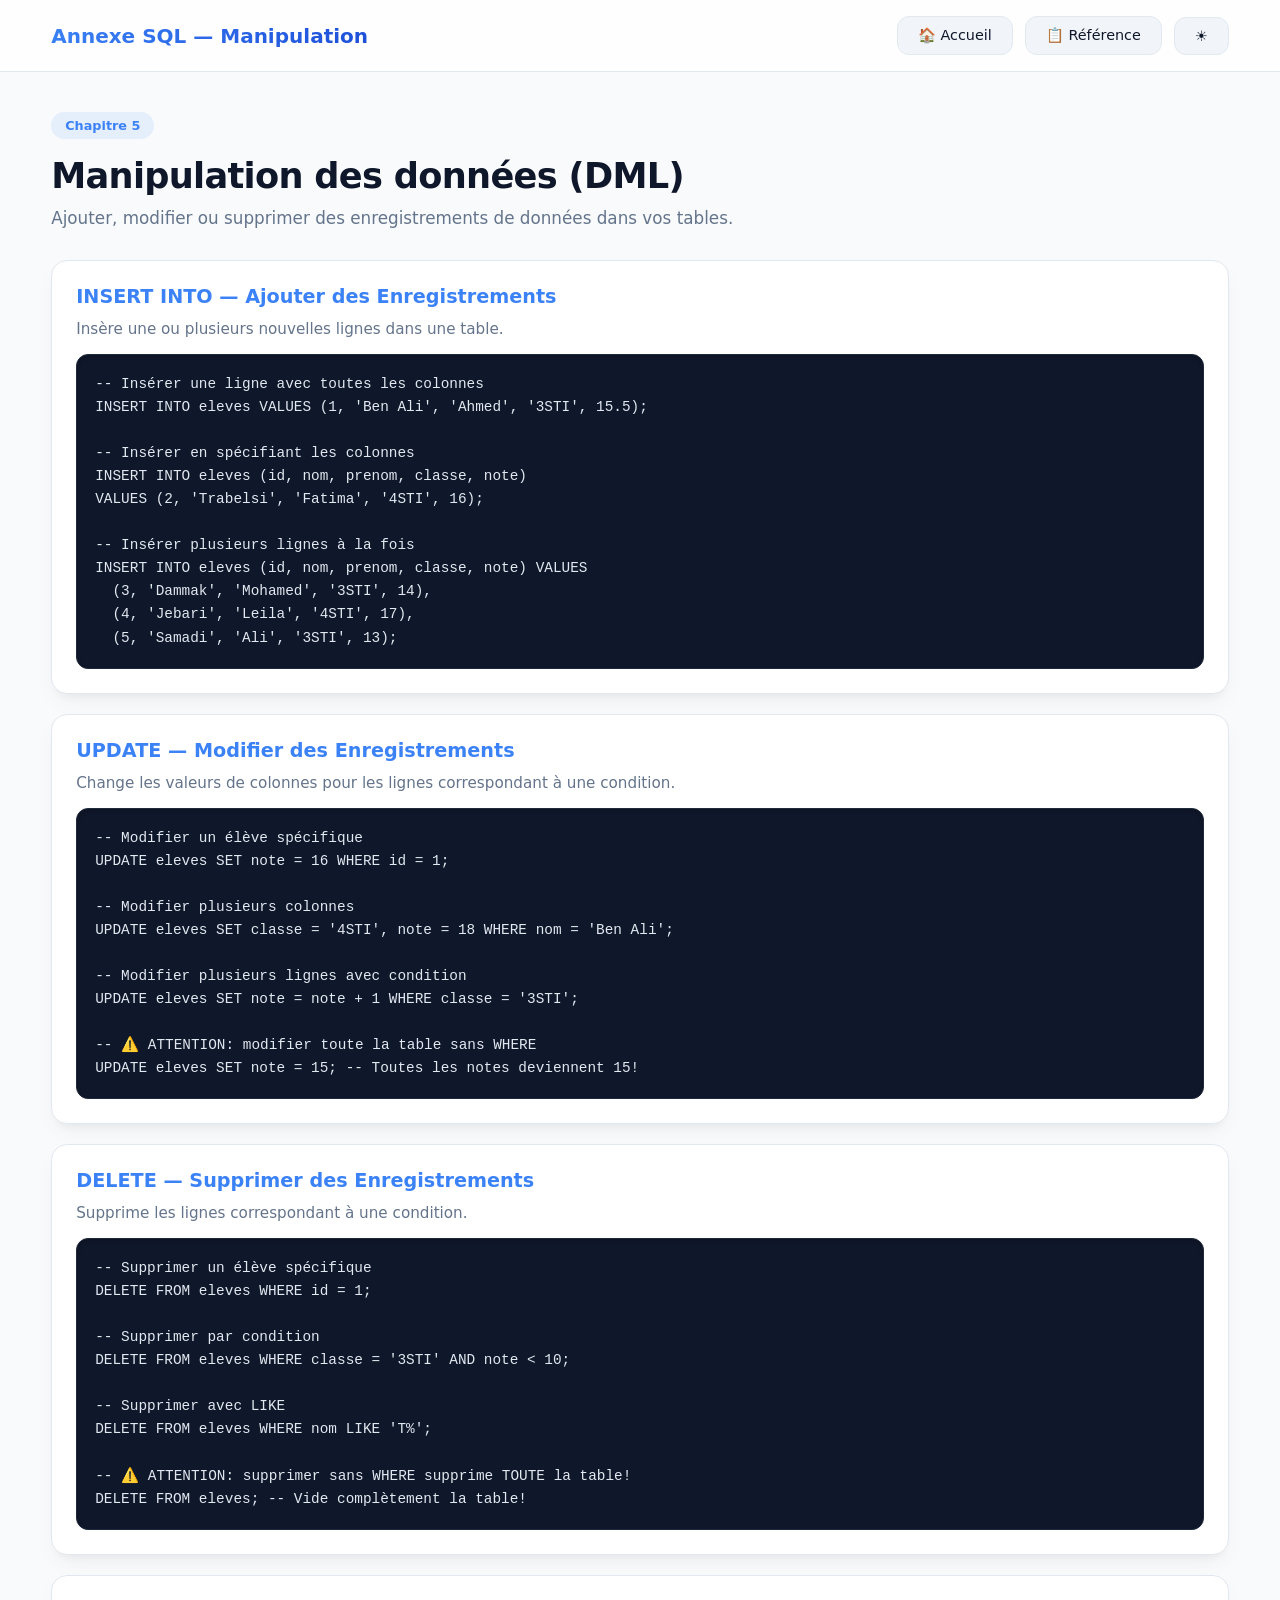
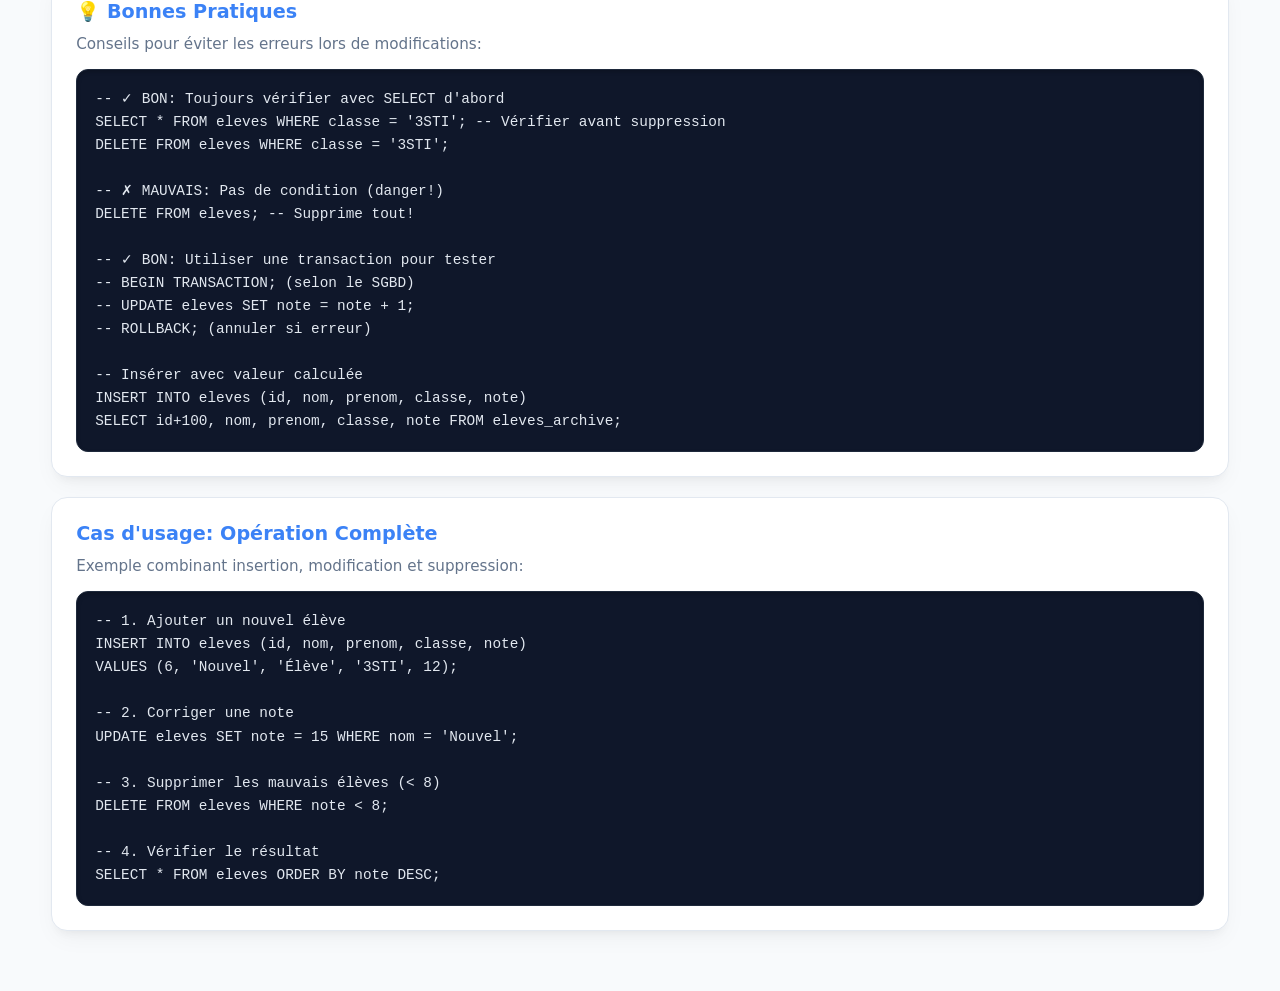
<file: dml.html>
<!DOCTYPE html>
<html lang="fr">
<head>
  <meta charset="UTF-8"><title>5. Manipulation des données</title>
  <link rel="stylesheet" href="style.css">
  <link rel="shortcut icon" type="image/x-icon" href="sql.png">
</head>
<body>
<div class="progress-bar" id="progressBar"></div>
<button class="floating-btn" id="topBtn">↑</button>

<header><div class="wrap topbar"><div class="brand"><h1>Annexe SQL — Manipulation</h1></div><nav><a href="index.html" class="btn">🏠 Accueil</a><a href="reference.html" class="btn">📋 Référence</a><button class="btn" id="themeBtn">☀️</button></nav></div></header>
<main class="wrap hero">
  <div class="lesson-header"><span class="badge">Chapitre 5</span><h2 class="hero-title">Manipulation des données (DML)</h2><p class="hero-desc">Ajouter, modifier ou supprimer des enregistrements de données dans vos tables.</p></div>
  
  <div class="content-card">
    <h3>INSERT INTO — Ajouter des Enregistrements</h3>
    <p>Insère une ou plusieurs nouvelles lignes dans une table.</p>
    <pre><code>-- Insérer une ligne avec toutes les colonnes
INSERT INTO eleves VALUES (1, 'Ben Ali', 'Ahmed', '3STI', 15.5);

-- Insérer en spécifiant les colonnes
INSERT INTO eleves (id, nom, prenom, classe, note) 
VALUES (2, 'Trabelsi', 'Fatima', '4STI', 16);

-- Insérer plusieurs lignes à la fois
INSERT INTO eleves (id, nom, prenom, classe, note) VALUES
  (3, 'Dammak', 'Mohamed', '3STI', 14),
  (4, 'Jebari', 'Leila', '4STI', 17),
  (5, 'Samadi', 'Ali', '3STI', 13);</code></pre>
  </div>

  <div class="content-card">
    <h3>UPDATE — Modifier des Enregistrements</h3>
    <p>Change les valeurs de colonnes pour les lignes correspondant à une condition.</p>
    <pre><code>-- Modifier un élève spécifique
UPDATE eleves SET note = 16 WHERE id = 1;

-- Modifier plusieurs colonnes
UPDATE eleves SET classe = '4STI', note = 18 WHERE nom = 'Ben Ali';

-- Modifier plusieurs lignes avec condition
UPDATE eleves SET note = note + 1 WHERE classe = '3STI';

-- ⚠️ ATTENTION: modifier toute la table sans WHERE
UPDATE eleves SET note = 15; -- Toutes les notes deviennent 15!</code></pre>
  </div>

  <div class="content-card">
    <h3>DELETE — Supprimer des Enregistrements</h3>
    <p>Supprime les lignes correspondant à une condition.</p>
    <pre><code>-- Supprimer un élève spécifique
DELETE FROM eleves WHERE id = 1;

-- Supprimer par condition
DELETE FROM eleves WHERE classe = '3STI' AND note < 10;

-- Supprimer avec LIKE
DELETE FROM eleves WHERE nom LIKE 'T%';

-- ⚠️ ATTENTION: supprimer sans WHERE supprime TOUTE la table!
DELETE FROM eleves; -- Vide complètement la table!</code></pre>
  </div>

  <div class="content-card">
    <h3>💡 Bonnes Pratiques</h3>
    <p>Conseils pour éviter les erreurs lors de modifications:</p>
    <pre><code>-- ✓ BON: Toujours vérifier avec SELECT d'abord
SELECT * FROM eleves WHERE classe = '3STI'; -- Vérifier avant suppression
DELETE FROM eleves WHERE classe = '3STI';

-- ✗ MAUVAIS: Pas de condition (danger!)
DELETE FROM eleves; -- Supprime tout!

-- ✓ BON: Utiliser une transaction pour tester
-- BEGIN TRANSACTION; (selon le SGBD)
-- UPDATE eleves SET note = note + 1;
-- ROLLBACK; (annuler si erreur)

-- Insérer avec valeur calculée
INSERT INTO eleves (id, nom, prenom, classe, note)
SELECT id+100, nom, prenom, classe, note FROM eleves_archive;</code></pre>
  </div>

  <div class="content-card">
    <h3>Cas d'usage: Opération Complète</h3>
    <p>Exemple combinant insertion, modification et suppression:</p>
    <pre><code>-- 1. Ajouter un nouvel élève
INSERT INTO eleves (id, nom, prenom, classe, note) 
VALUES (6, 'Nouvel', 'Élève', '3STI', 12);

-- 2. Corriger une note
UPDATE eleves SET note = 15 WHERE nom = 'Nouvel';

-- 3. Supprimer les mauvais élèves (< 8)
DELETE FROM eleves WHERE note < 8;

-- 4. Vérifier le résultat
SELECT * FROM eleves ORDER BY note DESC;</code></pre>
  </div>

</main>
<script src="script.js"></script>
</body>
</html>
</file>
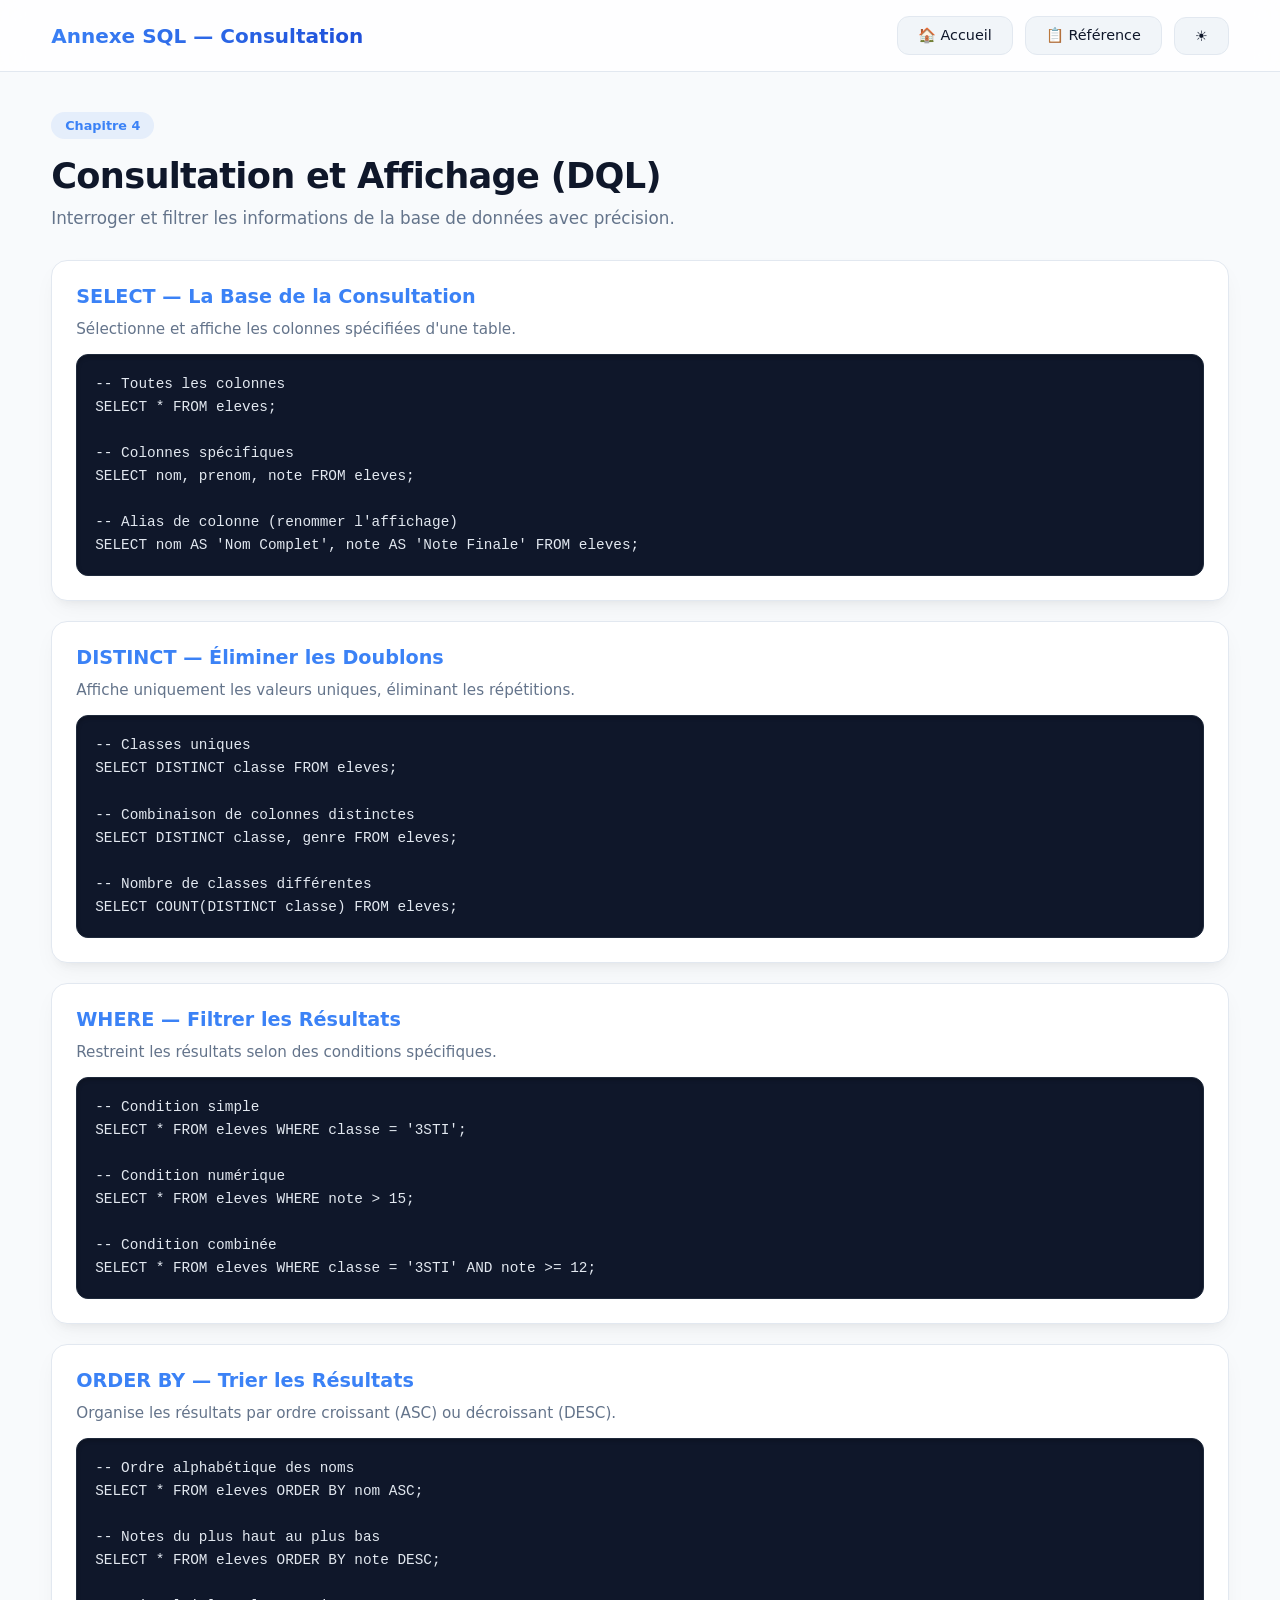
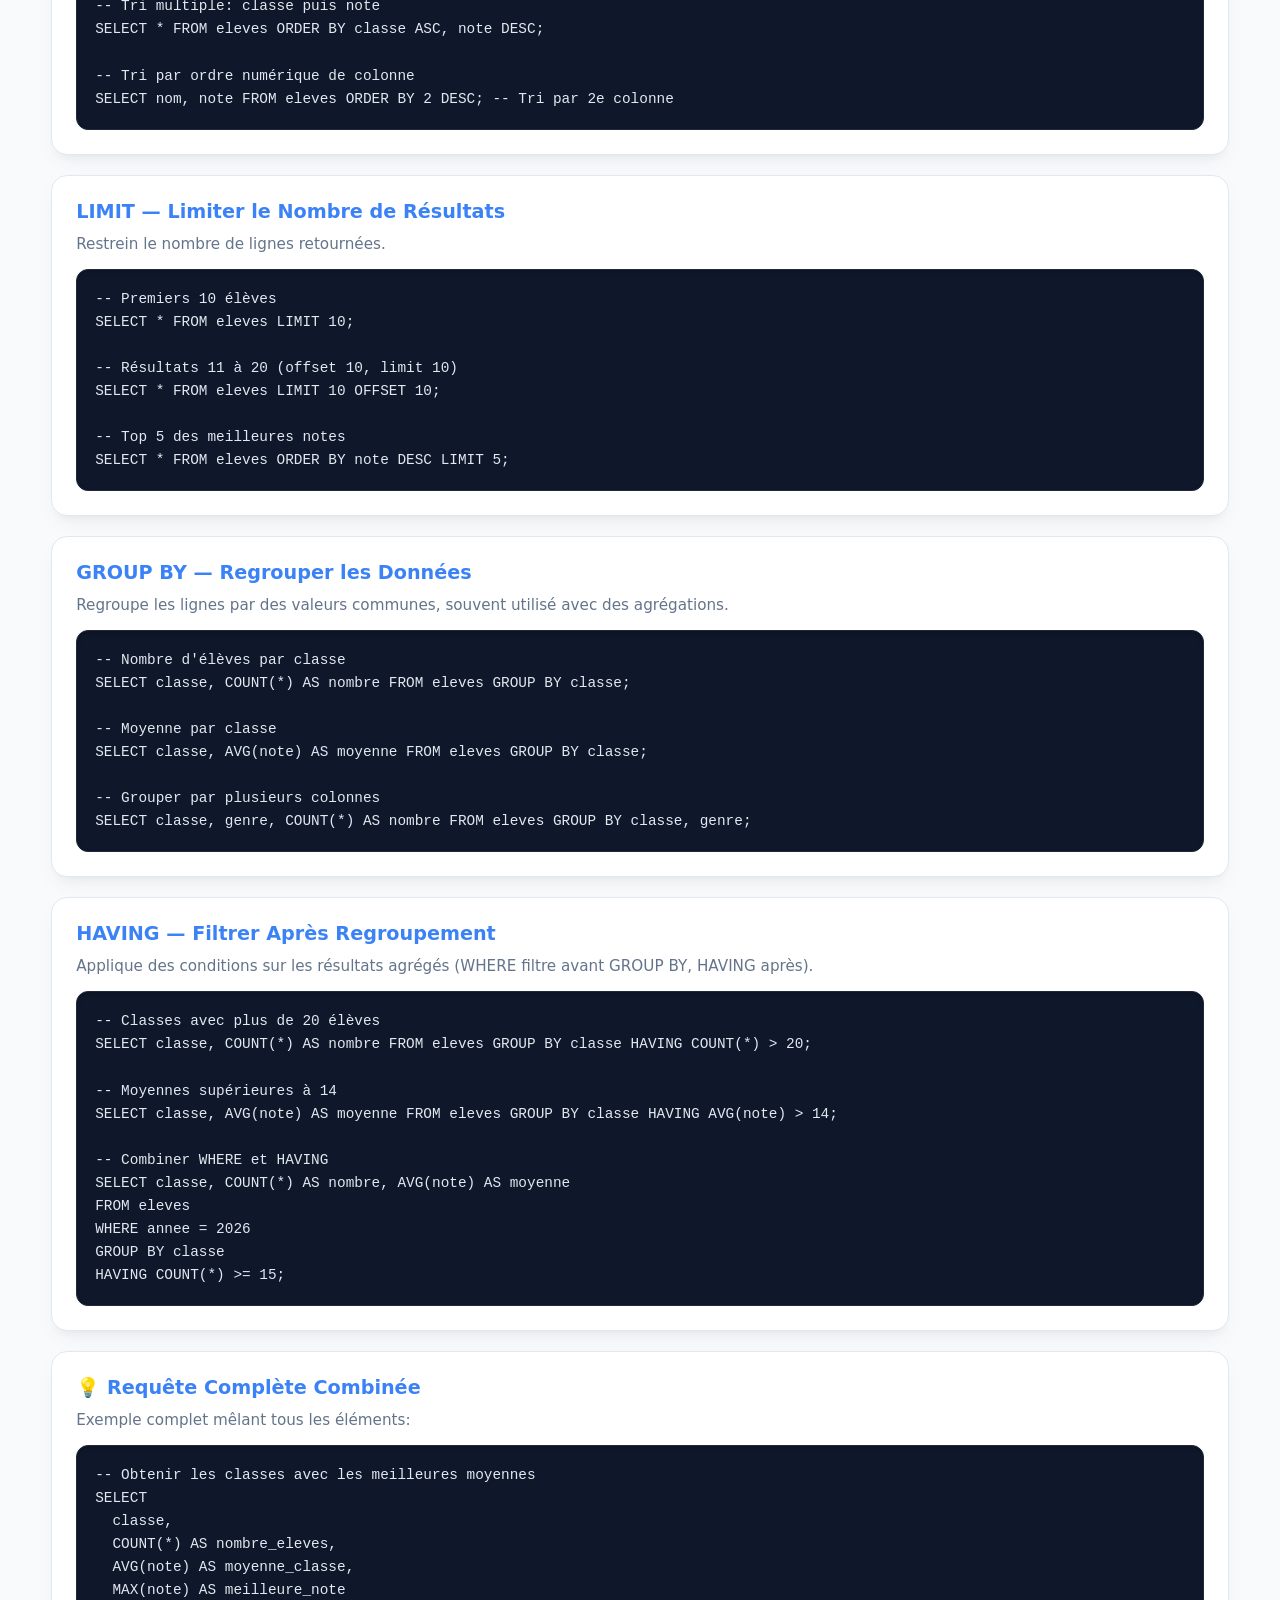
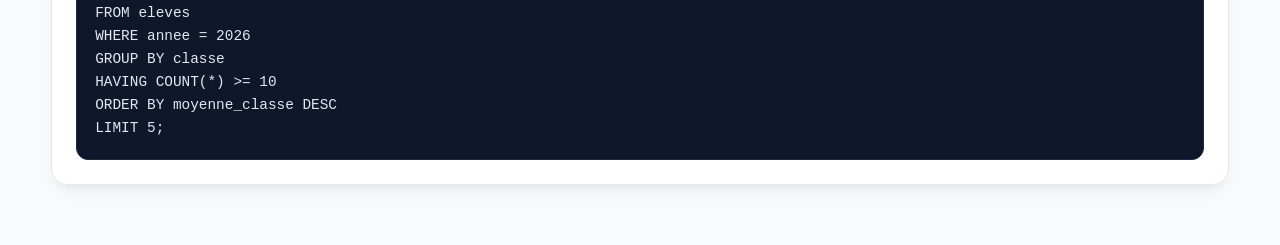
<file: dql.html>
<!DOCTYPE html>
<html lang="fr">
<head>
  <meta charset="UTF-8"><title>4. Consultation des données</title>
  <link rel="stylesheet" href="style.css">
  <link rel="shortcut icon" type="image/x-icon" href="sql.png">
</head>
<body>
<div class="progress-bar" id="progressBar"></div>
<button class="floating-btn" id="topBtn">↑</button>

<header><div class="wrap topbar"><div class="brand"><h1>Annexe SQL — Consultation</h1></div><nav><a href="index.html" class="btn">🏠 Accueil</a><a href="reference.html" class="btn">📋 Référence</a><button class="btn" id="themeBtn">☀️</button></nav></div></header>
<main class="wrap hero">
  <div class="lesson-header"><span class="badge">Chapitre 4</span><h2 class="hero-title">Consultation et Affichage (DQL)</h2><p class="hero-desc">Interroger et filtrer les informations de la base de données avec précision.</p></div>
  
  <div class="content-card">
    <h3>SELECT — La Base de la Consultation</h3>
    <p>Sélectionne et affiche les colonnes spécifiées d'une table.</p>
    <pre><code>-- Toutes les colonnes
SELECT * FROM eleves;

-- Colonnes spécifiques
SELECT nom, prenom, note FROM eleves;

-- Alias de colonne (renommer l'affichage)
SELECT nom AS 'Nom Complet', note AS 'Note Finale' FROM eleves;</code></pre>
  </div>

  <div class="content-card">
    <h3>DISTINCT — Éliminer les Doublons</h3>
    <p>Affiche uniquement les valeurs uniques, éliminant les répétitions.</p>
    <pre><code>-- Classes uniques
SELECT DISTINCT classe FROM eleves;

-- Combinaison de colonnes distinctes
SELECT DISTINCT classe, genre FROM eleves;

-- Nombre de classes différentes
SELECT COUNT(DISTINCT classe) FROM eleves;</code></pre>
  </div>

  <div class="content-card">
    <h3>WHERE — Filtrer les Résultats</h3>
    <p>Restreint les résultats selon des conditions spécifiques.</p>
    <pre><code>-- Condition simple
SELECT * FROM eleves WHERE classe = '3STI';

-- Condition numérique
SELECT * FROM eleves WHERE note > 15;

-- Condition combinée
SELECT * FROM eleves WHERE classe = '3STI' AND note >= 12;</code></pre>
  </div>

  <div class="content-card">
    <h3>ORDER BY — Trier les Résultats</h3>
    <p>Organise les résultats par ordre croissant (ASC) ou décroissant (DESC).</p>
    <pre><code>-- Ordre alphabétique des noms
SELECT * FROM eleves ORDER BY nom ASC;

-- Notes du plus haut au plus bas
SELECT * FROM eleves ORDER BY note DESC;

-- Tri multiple: classe puis note
SELECT * FROM eleves ORDER BY classe ASC, note DESC;

-- Tri par ordre numérique de colonne
SELECT nom, note FROM eleves ORDER BY 2 DESC; -- Tri par 2e colonne</code></pre>
  </div>

  <div class="content-card">
    <h3>LIMIT — Limiter le Nombre de Résultats</h3>
    <p>Restrein le nombre de lignes retournées.</p>
    <pre><code>-- Premiers 10 élèves
SELECT * FROM eleves LIMIT 10;

-- Résultats 11 à 20 (offset 10, limit 10)
SELECT * FROM eleves LIMIT 10 OFFSET 10;

-- Top 5 des meilleures notes
SELECT * FROM eleves ORDER BY note DESC LIMIT 5;</code></pre>
  </div>

  <div class="content-card">
    <h3>GROUP BY — Regrouper les Données</h3>
    <p>Regroupe les lignes par des valeurs communes, souvent utilisé avec des agrégations.</p>
    <pre><code>-- Nombre d'élèves par classe
SELECT classe, COUNT(*) AS nombre FROM eleves GROUP BY classe;

-- Moyenne par classe
SELECT classe, AVG(note) AS moyenne FROM eleves GROUP BY classe;

-- Grouper par plusieurs colonnes
SELECT classe, genre, COUNT(*) AS nombre FROM eleves GROUP BY classe, genre;</code></pre>
  </div>

  <div class="content-card">
    <h3>HAVING — Filtrer Après Regroupement</h3>
    <p>Applique des conditions sur les résultats agrégés (WHERE filtre avant GROUP BY, HAVING après).</p>
    <pre><code>-- Classes avec plus de 20 élèves
SELECT classe, COUNT(*) AS nombre FROM eleves GROUP BY classe HAVING COUNT(*) > 20;

-- Moyennes supérieures à 14
SELECT classe, AVG(note) AS moyenne FROM eleves GROUP BY classe HAVING AVG(note) > 14;

-- Combiner WHERE et HAVING
SELECT classe, COUNT(*) AS nombre, AVG(note) AS moyenne 
FROM eleves 
WHERE annee = 2026 
GROUP BY classe 
HAVING COUNT(*) >= 15;</code></pre>
  </div>

  <div class="content-card">
    <h3>💡 Requête Complète Combinée</h3>
    <p>Exemple complet mêlant tous les éléments:</p>
    <pre><code>-- Obtenir les classes avec les meilleures moyennes
SELECT 
  classe,
  COUNT(*) AS nombre_eleves,
  AVG(note) AS moyenne_classe,
  MAX(note) AS meilleure_note
FROM eleves 
WHERE annee = 2026 
GROUP BY classe 
HAVING COUNT(*) >= 10
ORDER BY moyenne_classe DESC
LIMIT 5;</code></pre>
  </div>

</main>
<script src="script.js"></script>
</body>
</html>
</file>
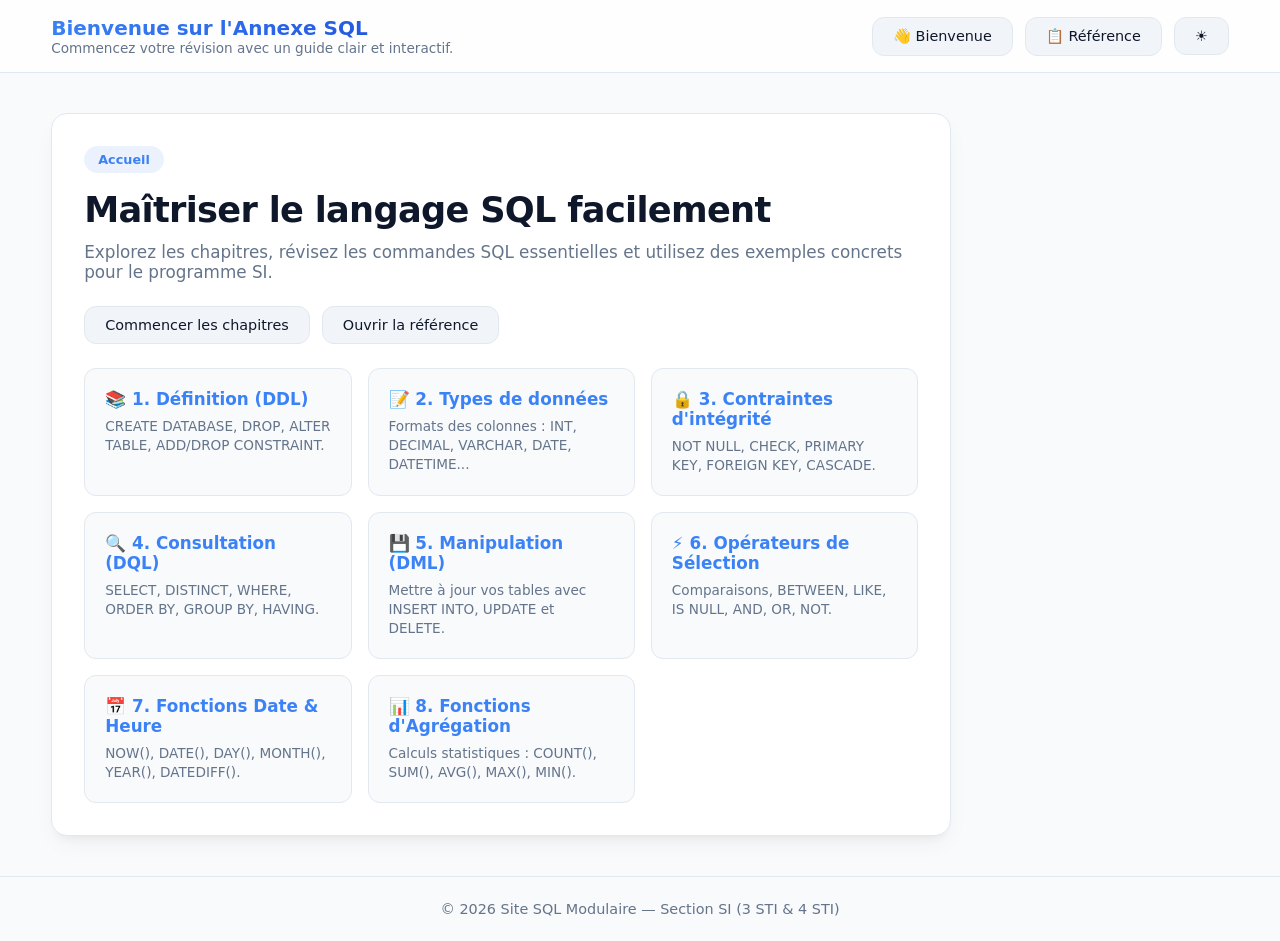
<file: home.html>
<!DOCTYPE html>
<html lang="fr">
<head>
  <meta charset="UTF-8">
  <meta name="viewport" content="width=device-width, initial-scale=1.0">
  <title>Annexe SQL — Accueil</title>
  <link rel="stylesheet" href="style.css">
  <link rel="shortcut icon" type="image/x-icon" href="sql.png">
</head>
<body>

<div class="progress-bar" id="progressBar"></div>
<button class="floating-btn" id="topBtn">↑</button>

<header>
  <div class="wrap topbar">
    <div class="brand">
      <h1>Bienvenue sur l'Annexe SQL</h1>
      <p>Commencez votre révision avec un guide clair et interactif.</p>
    </div>
    <nav>
      <a href="index.html" class="btn">👋 Bienvenue</a>
      <a href="reference.html" class="btn">📋 Référence</a>
      <button class="btn" id="themeBtn">☀️</button>
    </nav>
  </div>
</header>

<main class="wrap hero">
  <div class="main-card">
    <span class="badge">Accueil</span>
    <h2 class="hero-title">Maîtriser le langage SQL facilement</h2>
    <p class="hero-desc">Explorez les chapitres, révisez les commandes SQL essentielles et utilisez des exemples concrets pour le programme SI.</p>

    <div class="search-row">
      <a href="types.html" class="btn">Commencer les chapitres</a>
      <a href="reference.html" class="btn">Ouvrir la référence</a>
    </div>

    <div class="lesson-choice">
      <a href="ddl.html" class="lesson-box">
        <h4>📚 1. Définition (DDL)</h4>
        <p>CREATE DATABASE, DROP, ALTER TABLE, ADD/DROP CONSTRAINT.</p>
      </a>
      <a href="types.html" class="lesson-box">
        <h4>📝 2. Types de données</h4>
        <p>Formats des colonnes : INT, DECIMAL, VARCHAR, DATE, DATETIME...</p>
      </a>
      <a href="contraintes.html" class="lesson-box">
        <h4>🔒 3. Contraintes d'intégrité</h4>
        <p>NOT NULL, CHECK, PRIMARY KEY, FOREIGN KEY, CASCADE.</p>
      </a>
      <a href="dql.html" class="lesson-box">
        <h4>🔍 4. Consultation (DQL)</h4>
        <p>SELECT, DISTINCT, WHERE, ORDER BY, GROUP BY, HAVING.</p>
      </a>
      <a href="dml.html" class="lesson-box">
        <h4>💾 5. Manipulation (DML)</h4>
        <p>Mettre à jour vos tables avec INSERT INTO, UPDATE et DELETE.</p>
      </a>
      <a href="operateurs.html" class="lesson-box">
        <h4>⚡ 6. Opérateurs de Sélection</h4>
        <p>Comparaisons, BETWEEN, LIKE, IS NULL, AND, OR, NOT.</p>
      </a>
      <a href="dates.html" class="lesson-box">
        <h4>📅 7. Fonctions Date & Heure</h4>
        <p>NOW(), DATE(), DAY(), MONTH(), YEAR(), DATEDIFF().</p>
      </a>
      <a href="agregation.html" class="lesson-box">
        <h4>📊 8. Fonctions d'Agrégation</h4>
        <p>Calculs statistiques : COUNT(), SUM(), AVG(), MAX(), MIN().</p>
      </a>
    </div>
  </div>
</main>

<footer>
  <p>© 2026 Site SQL Modulaire — Section SI (3 STI & 4 STI)</p>
</footer>

<script src="script.js"></script>
</body>
</html>
</file>
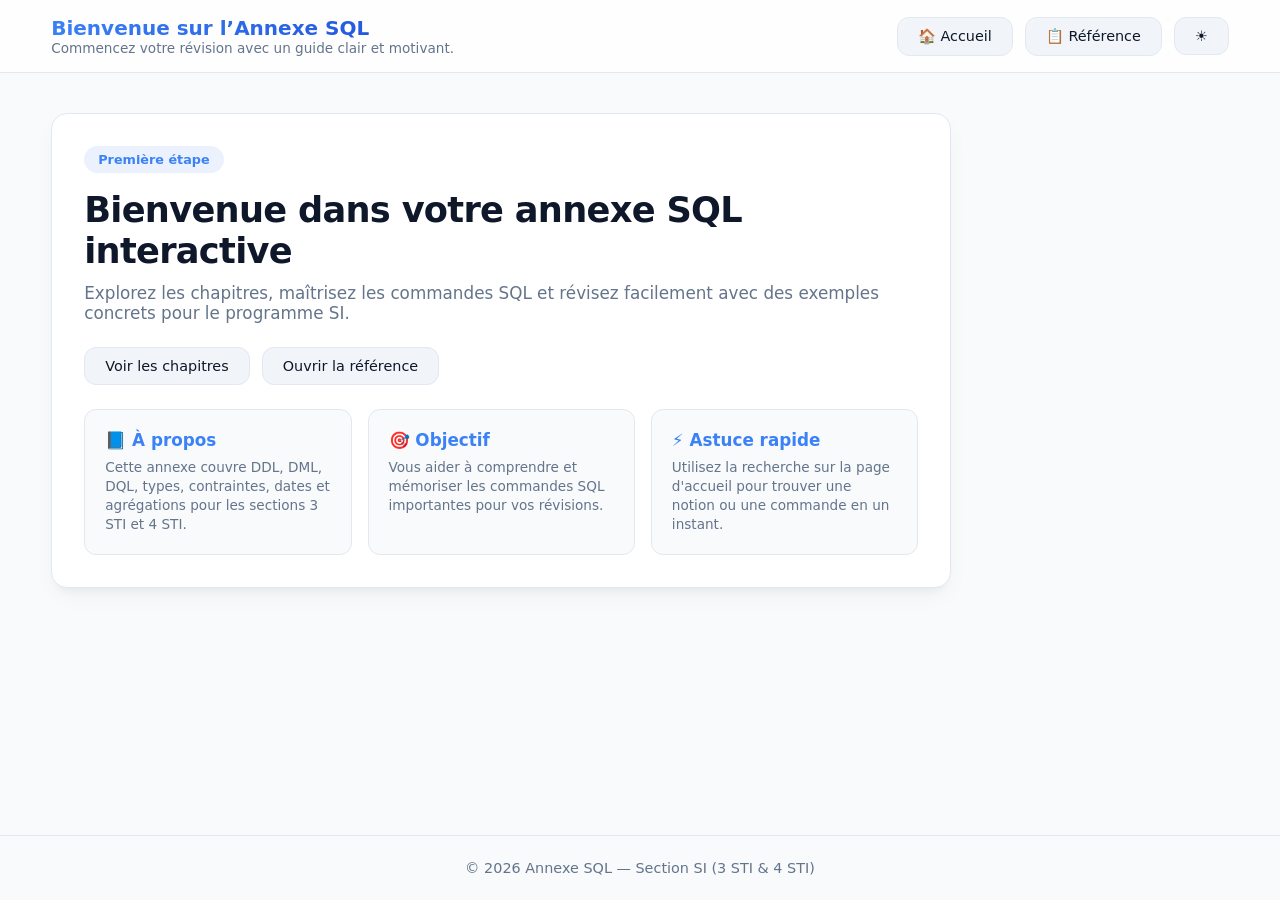
<file: index (2).html>
<!DOCTYPE html>
<html lang="fr">
<head>
  <meta charset="UTF-8">
  <meta name="viewport" content="width=device-width, initial-scale=1.0">
  <title>Bienvenue — Annexe SQL</title>
  <link rel="stylesheet" href="style.css">
  <link rel="shortcut icon" type="image/x-icon" href="sql.png">
</head>
<body>
<div class="progress-bar" id="progressBar"></div>
<button class="floating-btn" id="topBtn">↑</button>

<header>
  <div class="wrap topbar">
    <div class="brand">
      <h1>Bienvenue sur l’Annexe SQL</h1>
      <p>Commencez votre révision avec un guide clair et motivant.</p>
    </div>
    <nav>
      <a href="index.html" class="btn">🏠 Accueil</a>
      <a href="reference.html" class="btn">📋 Référence</a>
      <button class="btn" id="themeBtn">☀️</button>
    </nav>
  </div>
</header>

<main class="wrap hero">
  <div class="main-card">
    <span class="badge">Première étape</span>
    <h2 class="hero-title">Bienvenue dans votre annexe SQL interactive</h2>
    <p class="hero-desc">Explorez les chapitres, maîtrisez les commandes SQL et révisez facilement avec des exemples concrets pour le programme SI.</p>

    <div class="search-row">
      <a href="index.html" class="btn">Voir les chapitres</a>
      <a href="reference.html" class="btn">Ouvrir la référence</a>
    </div>

    <div class="lesson-choice">
      <div class="lesson-box">
        <h4>📘 À propos</h4>
        <p>Cette annexe couvre DDL, DML, DQL, types, contraintes, dates et agrégations pour les sections 3 STI et 4 STI.</p>
      </div>
      <div class="lesson-box">
        <h4>🎯 Objectif</h4>
        <p>Vous aider à comprendre et mémoriser les commandes SQL importantes pour vos révisions.</p>
      </div>
      <div class="lesson-box">
        <h4>⚡ Astuce rapide</h4>
        <p>Utilisez la recherche sur la page d'accueil pour trouver une notion ou une commande en un instant.</p>
      </div>
    </div>
  </div>
</main>

<footer>
  <p>© 2026 Annexe SQL — Section SI (3 STI & 4 STI)</p>
</footer>

<script src="script.js"></script>
</body>
</html>
</file>
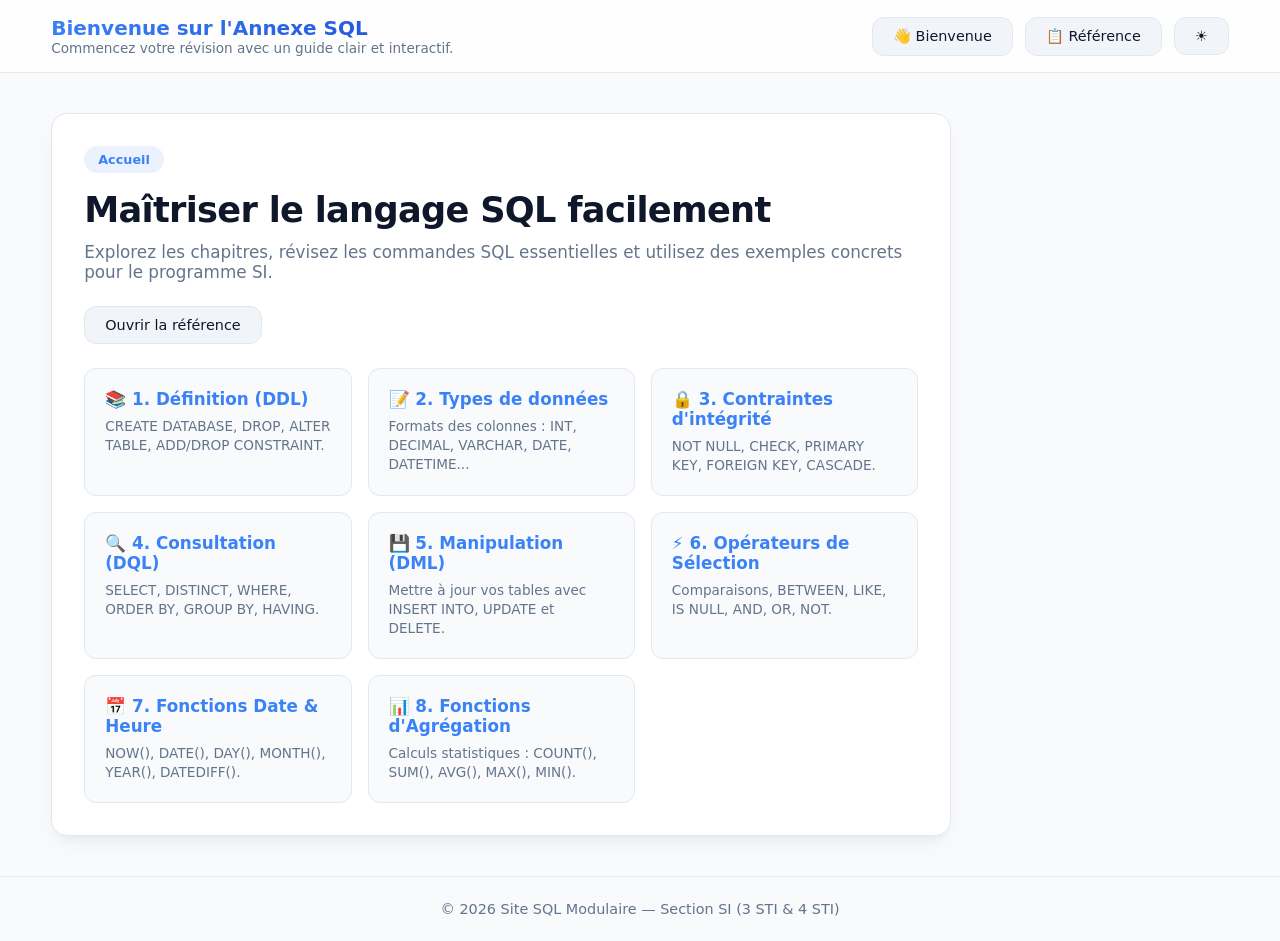
<file: index2.html>
<!DOCTYPE html>
<html lang="fr">
<head>
  <meta charset="UTF-8">
  <meta name="viewport" content="width=device-width, initial-scale=1.0">
  <title>Annexe SQL — Accueil</title>
  <link rel="stylesheet" href="style.css">
  <link rel="shortcut icon" type="image/x-icon" href="sql.png">
</head>
<body>

<div class="progress-bar" id="progressBar"></div>
<button class="floating-btn" id="topBtn">↑</button>

<header>
  <div class="wrap topbar">
    <div class="brand">
      <h1>Bienvenue sur l'Annexe SQL</h1>
      <p>Commencez votre révision avec un guide clair et interactif.</p>
    </div>
    <nav>
      <a href="welcome.html" class="btn">👋 Bienvenue</a>
      <a href="reference.html" class="btn">📋 Référence</a>
      <button class="btn" id="themeBtn">☀️</button>
    </nav>
  </div>
</header>

<main class="wrap hero">
  <div class="main-card">
    <span class="badge">Accueil</span>
    <h2 class="hero-title">Maîtriser le langage SQL facilement</h2>
    <p class="hero-desc">Explorez les chapitres, révisez les commandes SQL essentielles et utilisez des exemples concrets pour le programme SI.</p>
      <a href="reference.html" class="btn">Ouvrir la référence</a>

    <div class="lesson-choice">
      <a href="ddl.html" class="lesson-box">
        <h4>📚 1. Définition (DDL)</h4>
        <p>CREATE DATABASE, DROP, ALTER TABLE, ADD/DROP CONSTRAINT.</p>
      </a>
      <a href="types.html" class="lesson-box">
        <h4>📝 2. Types de données</h4>
        <p>Formats des colonnes : INT, DECIMAL, VARCHAR, DATE, DATETIME...</p>
      </a>
      <a href="contraintes.html" class="lesson-box">
        <h4>🔒 3. Contraintes d'intégrité</h4>
        <p>NOT NULL, CHECK, PRIMARY KEY, FOREIGN KEY, CASCADE.</p>
      </a>
      <a href="dql.html" class="lesson-box">
        <h4>🔍 4. Consultation (DQL)</h4>
        <p>SELECT, DISTINCT, WHERE, ORDER BY, GROUP BY, HAVING.</p>
      </a>
      <a href="dml.html" class="lesson-box">
        <h4>💾 5. Manipulation (DML)</h4>
        <p>Mettre à jour vos tables avec INSERT INTO, UPDATE et DELETE.</p>
      </a>
      <a href="operateurs.html" class="lesson-box">
        <h4>⚡ 6. Opérateurs de Sélection</h4>
        <p>Comparaisons, BETWEEN, LIKE, IS NULL, AND, OR, NOT.</p>
      </a>
      <a href="dates.html" class="lesson-box">
        <h4>📅 7. Fonctions Date & Heure</h4>
        <p>NOW(), DATE(), DAY(), MONTH(), YEAR(), DATEDIFF().</p>
      </a>
      <a href="agregation.html" class="lesson-box">
        <h4>📊 8. Fonctions d'Agrégation</h4>
        <p>Calculs statistiques : COUNT(), SUM(), AVG(), MAX(), MIN().</p>
      </a>
    </div>
    </div>
  </div>
</main>

<footer>
  <p>© 2026 Site SQL Modulaire — Section SI (3 STI & 4 STI)</p>
</footer>

<script src="script.js"></script>
</body>
</html>
</file>
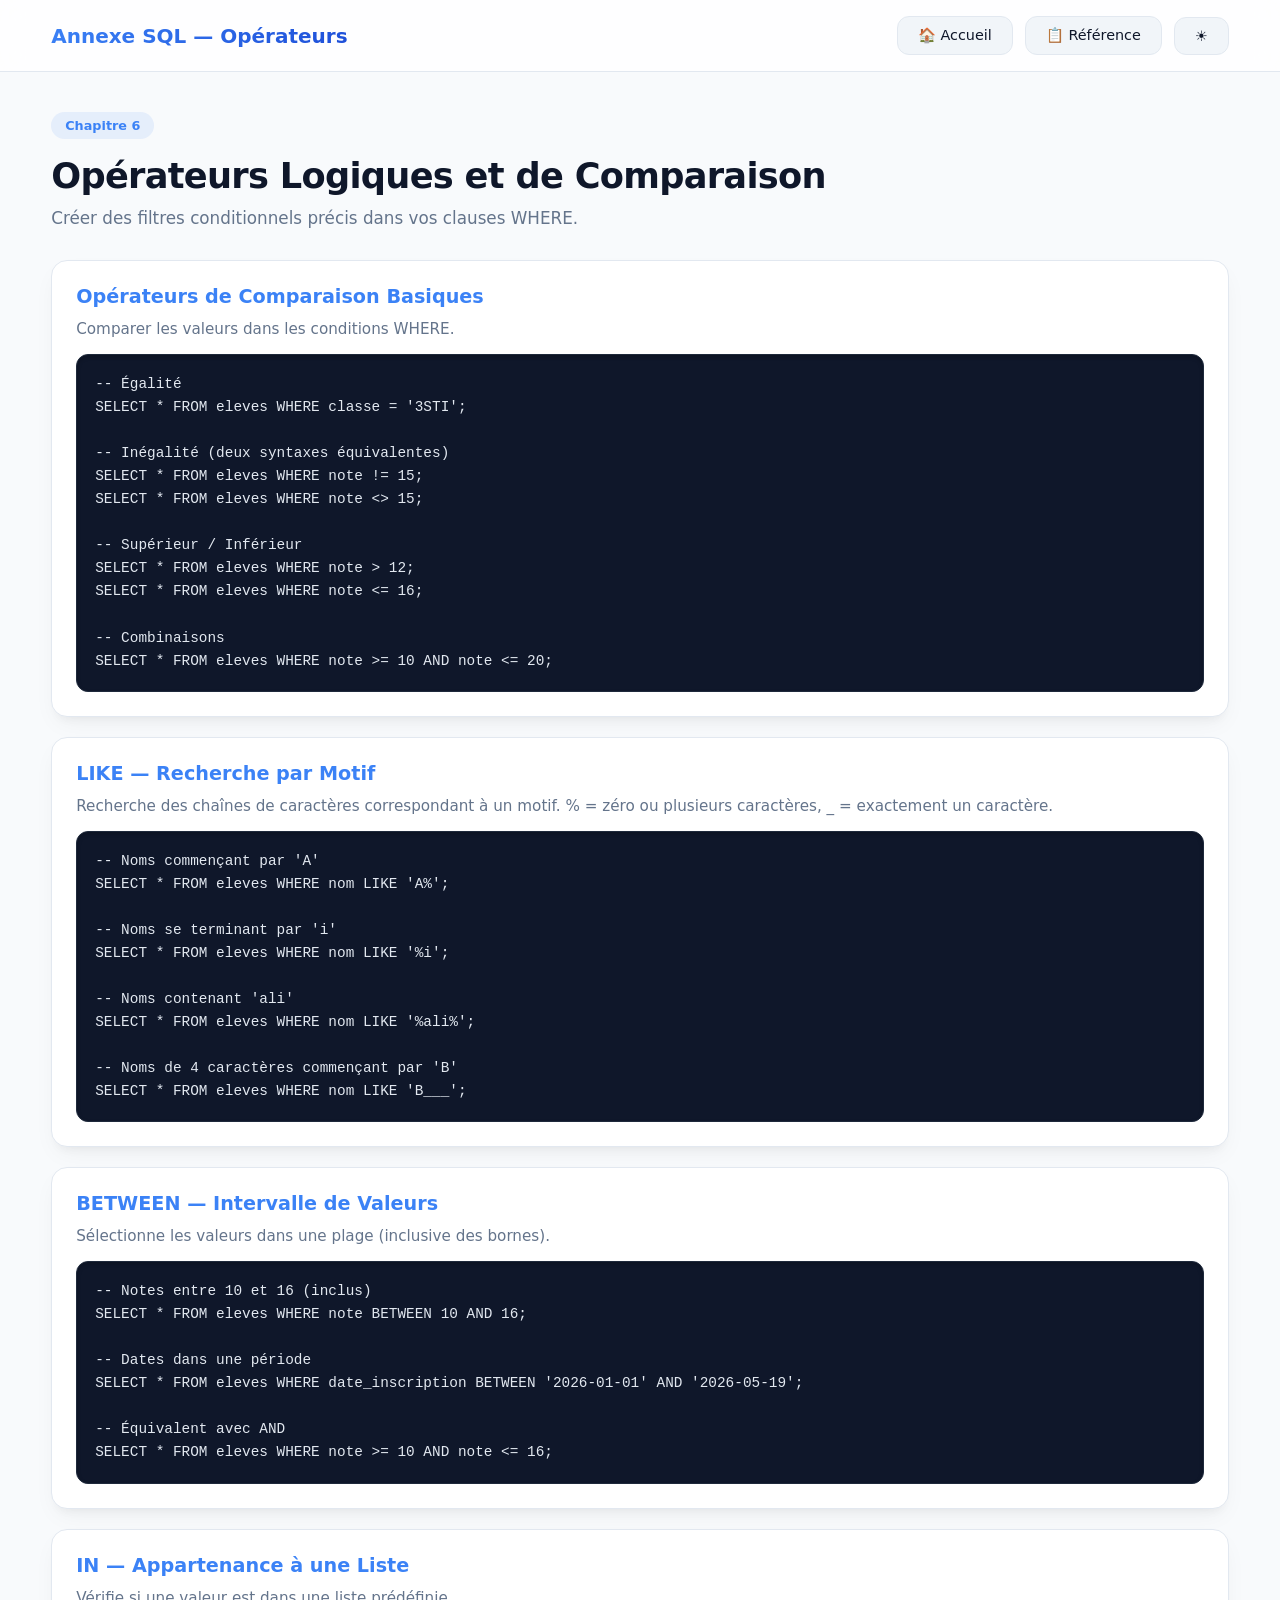
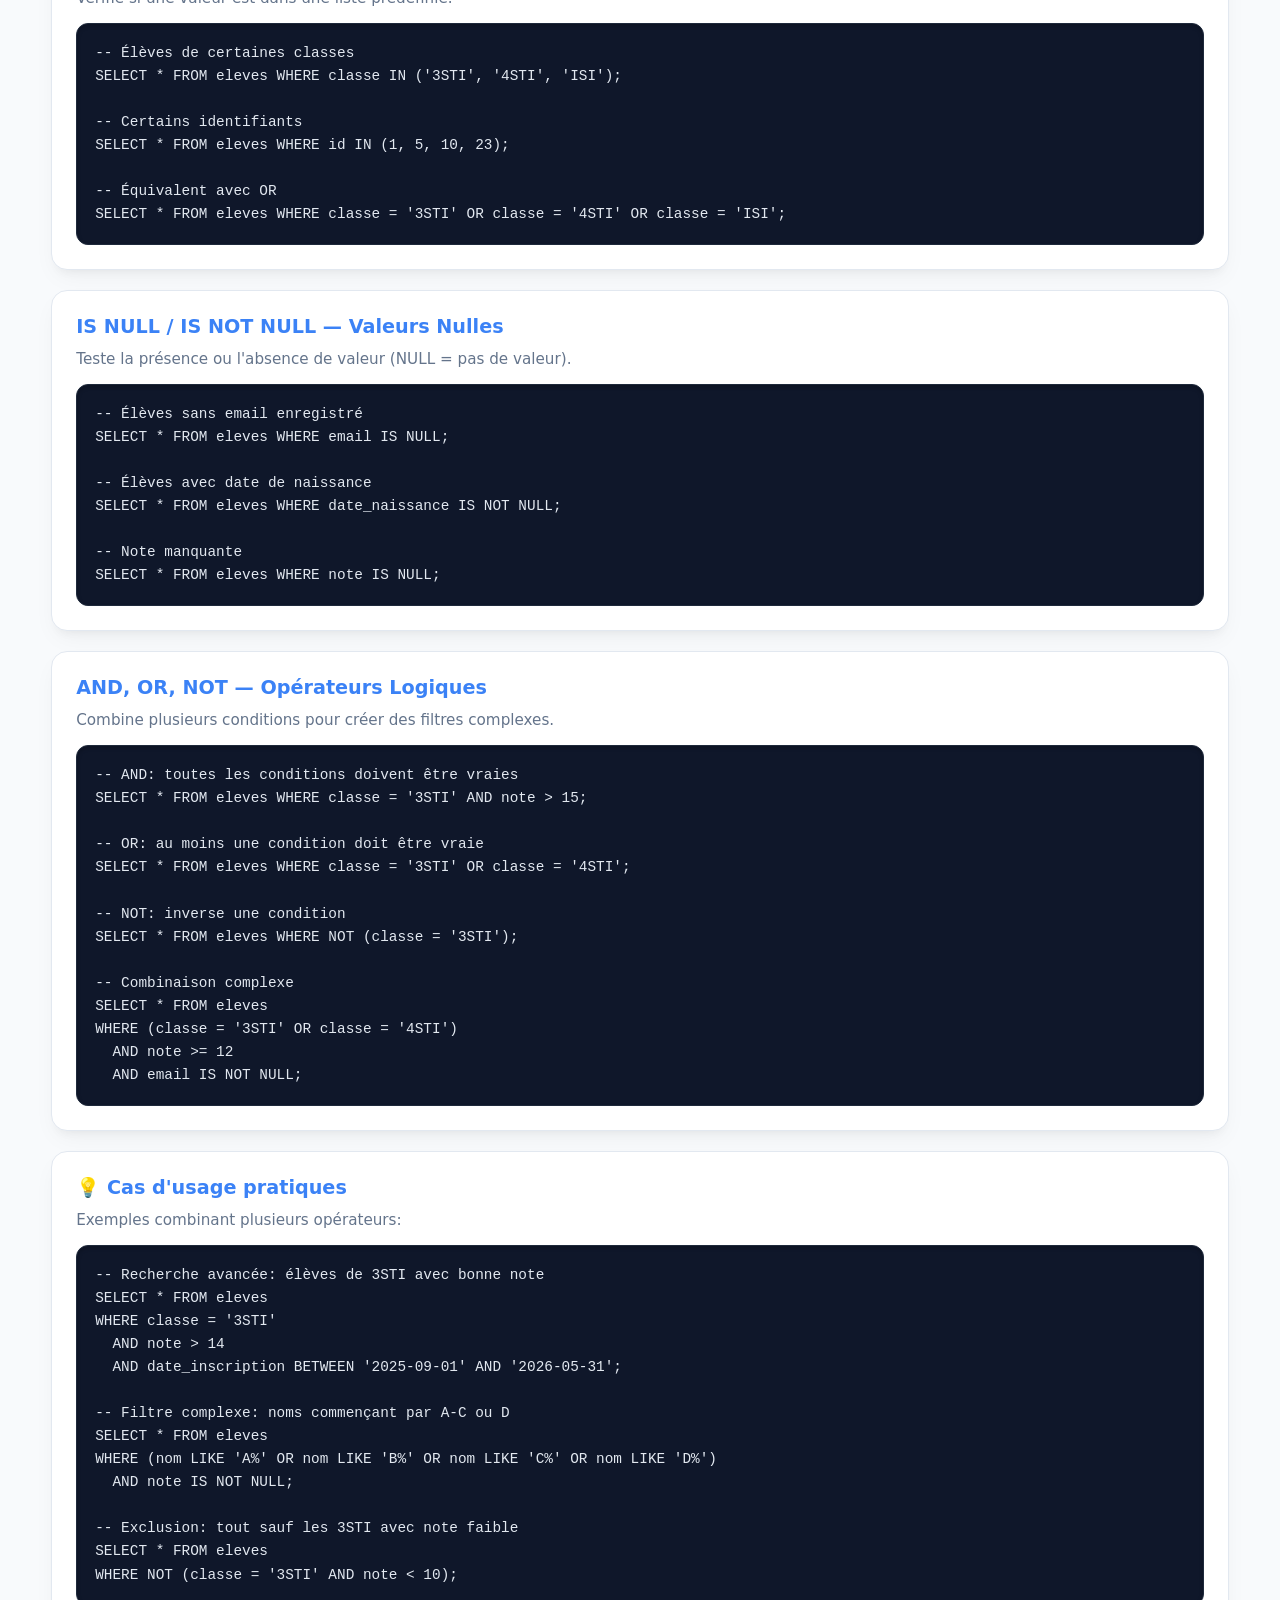
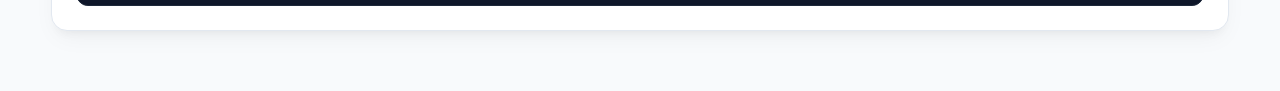
<file: operateurs.html>
<!DOCTYPE html>
<html lang="fr">
<head>
  <meta charset="UTF-8"><title>6. Opérateurs de comparaison</title>
  <link rel="stylesheet" href="style.css">
  <link rel="shortcut icon" type="image/x-icon" href="sql.png">
</head>
<body>
<div class="progress-bar" id="progressBar"></div>
<button class="floating-btn" id="topBtn">↑</button>

<header><div class="wrap topbar"><div class="brand"><h1>Annexe SQL — Opérateurs</h1></div><nav><a href="index.html" class="btn">🏠 Accueil</a><a href="reference.html" class="btn">📋 Référence</a><button class="btn" id="themeBtn">☀️</button></nav></div></header>
<main class="wrap hero">
  <div class="lesson-header"><span class="badge">Chapitre 6</span><h2 class="hero-title">Opérateurs Logiques et de Comparaison</h2><p class="hero-desc">Créer des filtres conditionnels précis dans vos clauses WHERE.</p></div>
  
  <div class="content-card">
    <h3>Opérateurs de Comparaison Basiques</h3>
    <p>Comparer les valeurs dans les conditions WHERE.</p>
    <pre><code>-- Égalité
SELECT * FROM eleves WHERE classe = '3STI';

-- Inégalité (deux syntaxes équivalentes)
SELECT * FROM eleves WHERE note != 15;
SELECT * FROM eleves WHERE note <> 15;

-- Supérieur / Inférieur
SELECT * FROM eleves WHERE note > 12;
SELECT * FROM eleves WHERE note <= 16;

-- Combinaisons
SELECT * FROM eleves WHERE note >= 10 AND note <= 20;</code></pre>
  </div>

  <div class="content-card">
    <h3>LIKE — Recherche par Motif</h3>
    <p>Recherche des chaînes de caractères correspondant à un motif. % = zéro ou plusieurs caractères, _ = exactement un caractère.</p>
    <pre><code>-- Noms commençant par 'A'
SELECT * FROM eleves WHERE nom LIKE 'A%';

-- Noms se terminant par 'i'
SELECT * FROM eleves WHERE nom LIKE '%i';

-- Noms contenant 'ali'
SELECT * FROM eleves WHERE nom LIKE '%ali%';

-- Noms de 4 caractères commençant par 'B'
SELECT * FROM eleves WHERE nom LIKE 'B___';</code></pre>
  </div>

  <div class="content-card">
    <h3>BETWEEN — Intervalle de Valeurs</h3>
    <p>Sélectionne les valeurs dans une plage (inclusive des bornes).</p>
    <pre><code>-- Notes entre 10 et 16 (inclus)
SELECT * FROM eleves WHERE note BETWEEN 10 AND 16;

-- Dates dans une période
SELECT * FROM eleves WHERE date_inscription BETWEEN '2026-01-01' AND '2026-05-19';

-- Équivalent avec AND
SELECT * FROM eleves WHERE note >= 10 AND note <= 16;</code></pre>
  </div>

  <div class="content-card">
    <h3>IN — Appartenance à une Liste</h3>
    <p>Vérifie si une valeur est dans une liste prédéfinie.</p>
    <pre><code>-- Élèves de certaines classes
SELECT * FROM eleves WHERE classe IN ('3STI', '4STI', 'ISI');

-- Certains identifiants
SELECT * FROM eleves WHERE id IN (1, 5, 10, 23);

-- Équivalent avec OR
SELECT * FROM eleves WHERE classe = '3STI' OR classe = '4STI' OR classe = 'ISI';</code></pre>
  </div>

  <div class="content-card">
    <h3>IS NULL / IS NOT NULL — Valeurs Nulles</h3>
    <p>Teste la présence ou l'absence de valeur (NULL = pas de valeur).</p>
    <pre><code>-- Élèves sans email enregistré
SELECT * FROM eleves WHERE email IS NULL;

-- Élèves avec date de naissance
SELECT * FROM eleves WHERE date_naissance IS NOT NULL;

-- Note manquante
SELECT * FROM eleves WHERE note IS NULL;</code></pre>
  </div>

  <div class="content-card">
    <h3>AND, OR, NOT — Opérateurs Logiques</h3>
    <p>Combine plusieurs conditions pour créer des filtres complexes.</p>
    <pre><code>-- AND: toutes les conditions doivent être vraies
SELECT * FROM eleves WHERE classe = '3STI' AND note > 15;

-- OR: au moins une condition doit être vraie
SELECT * FROM eleves WHERE classe = '3STI' OR classe = '4STI';

-- NOT: inverse une condition
SELECT * FROM eleves WHERE NOT (classe = '3STI');

-- Combinaison complexe
SELECT * FROM eleves 
WHERE (classe = '3STI' OR classe = '4STI') 
  AND note >= 12 
  AND email IS NOT NULL;</code></pre>
  </div>

  <div class="content-card">
    <h3>💡 Cas d'usage pratiques</h3>
    <p>Exemples combinant plusieurs opérateurs:</p>
    <pre><code>-- Recherche avancée: élèves de 3STI avec bonne note
SELECT * FROM eleves 
WHERE classe = '3STI' 
  AND note > 14 
  AND date_inscription BETWEEN '2025-09-01' AND '2026-05-31';

-- Filtre complexe: noms commençant par A-C ou D
SELECT * FROM eleves 
WHERE (nom LIKE 'A%' OR nom LIKE 'B%' OR nom LIKE 'C%' OR nom LIKE 'D%')
  AND note IS NOT NULL;

-- Exclusion: tout sauf les 3STI avec note faible
SELECT * FROM eleves 
WHERE NOT (classe = '3STI' AND note < 10);</code></pre>
  </div>

</main>
<script src="script.js"></script>
</body>
</html>
</file>
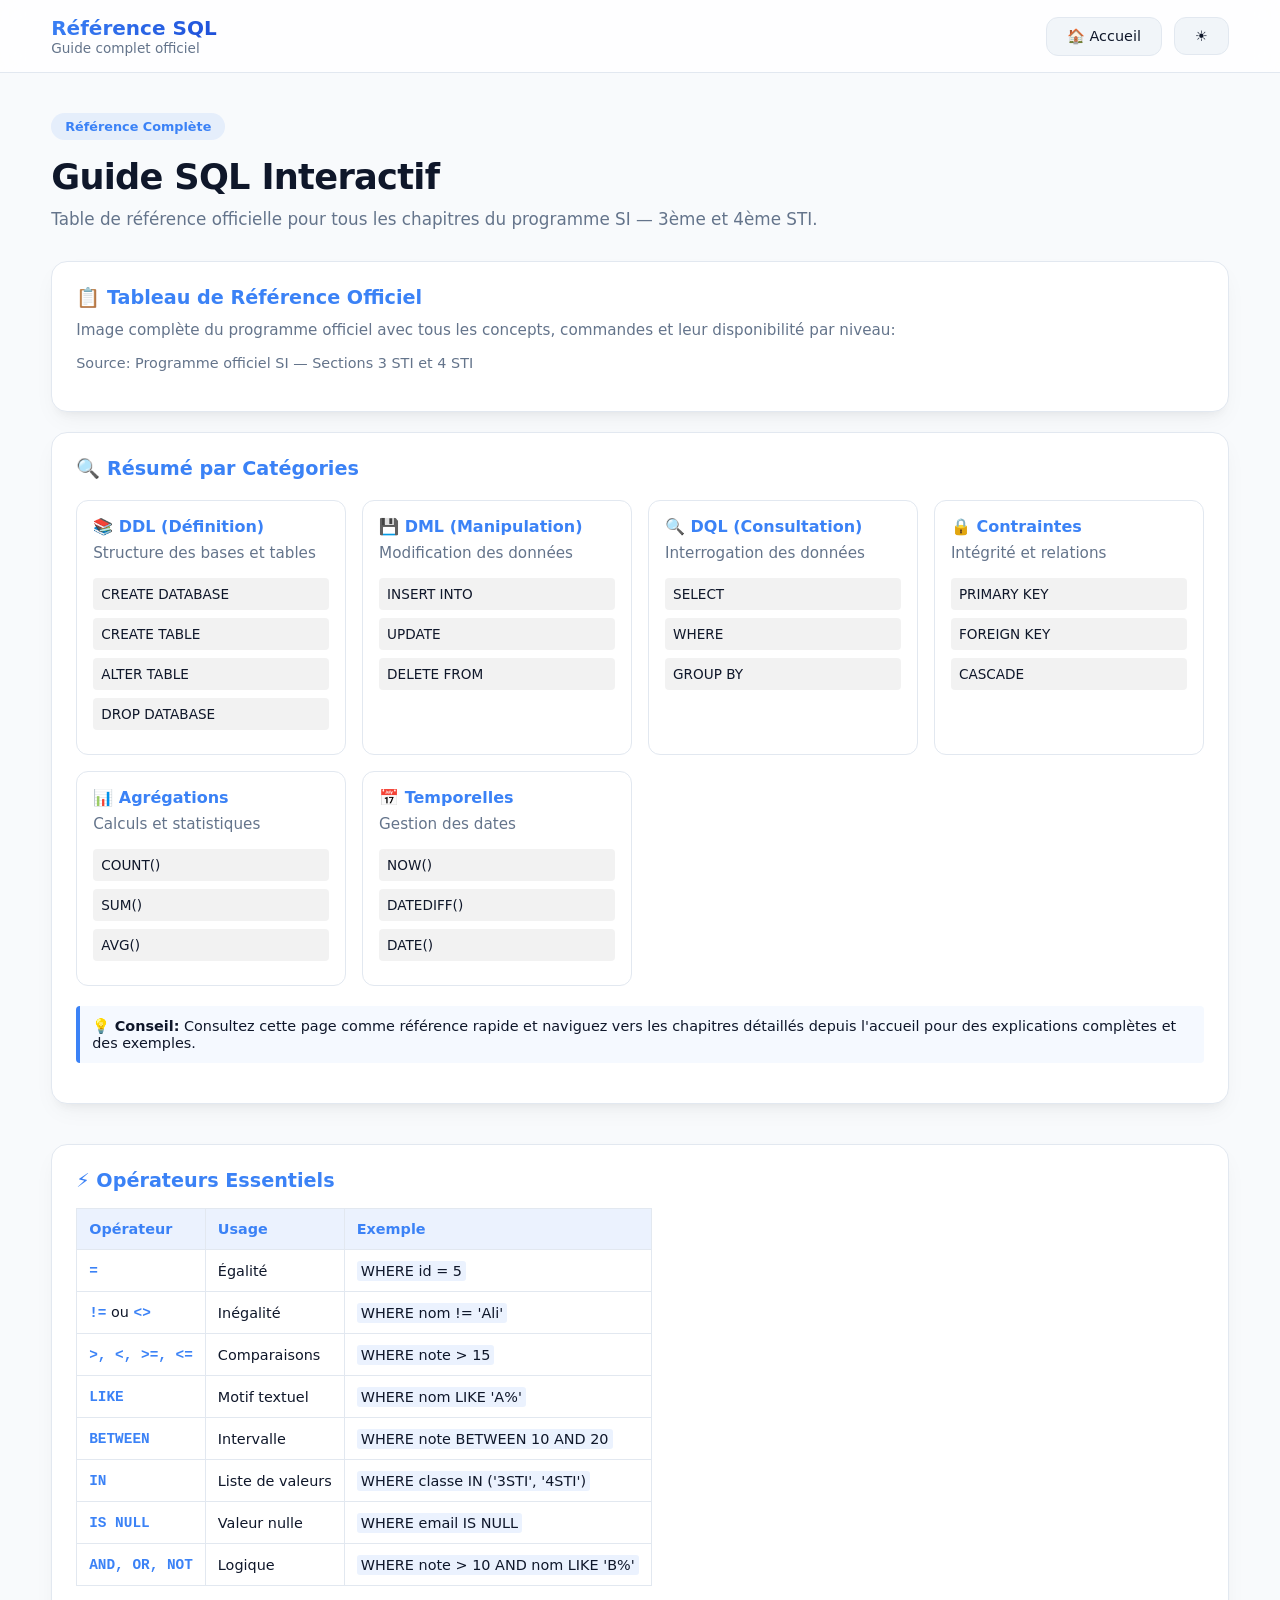
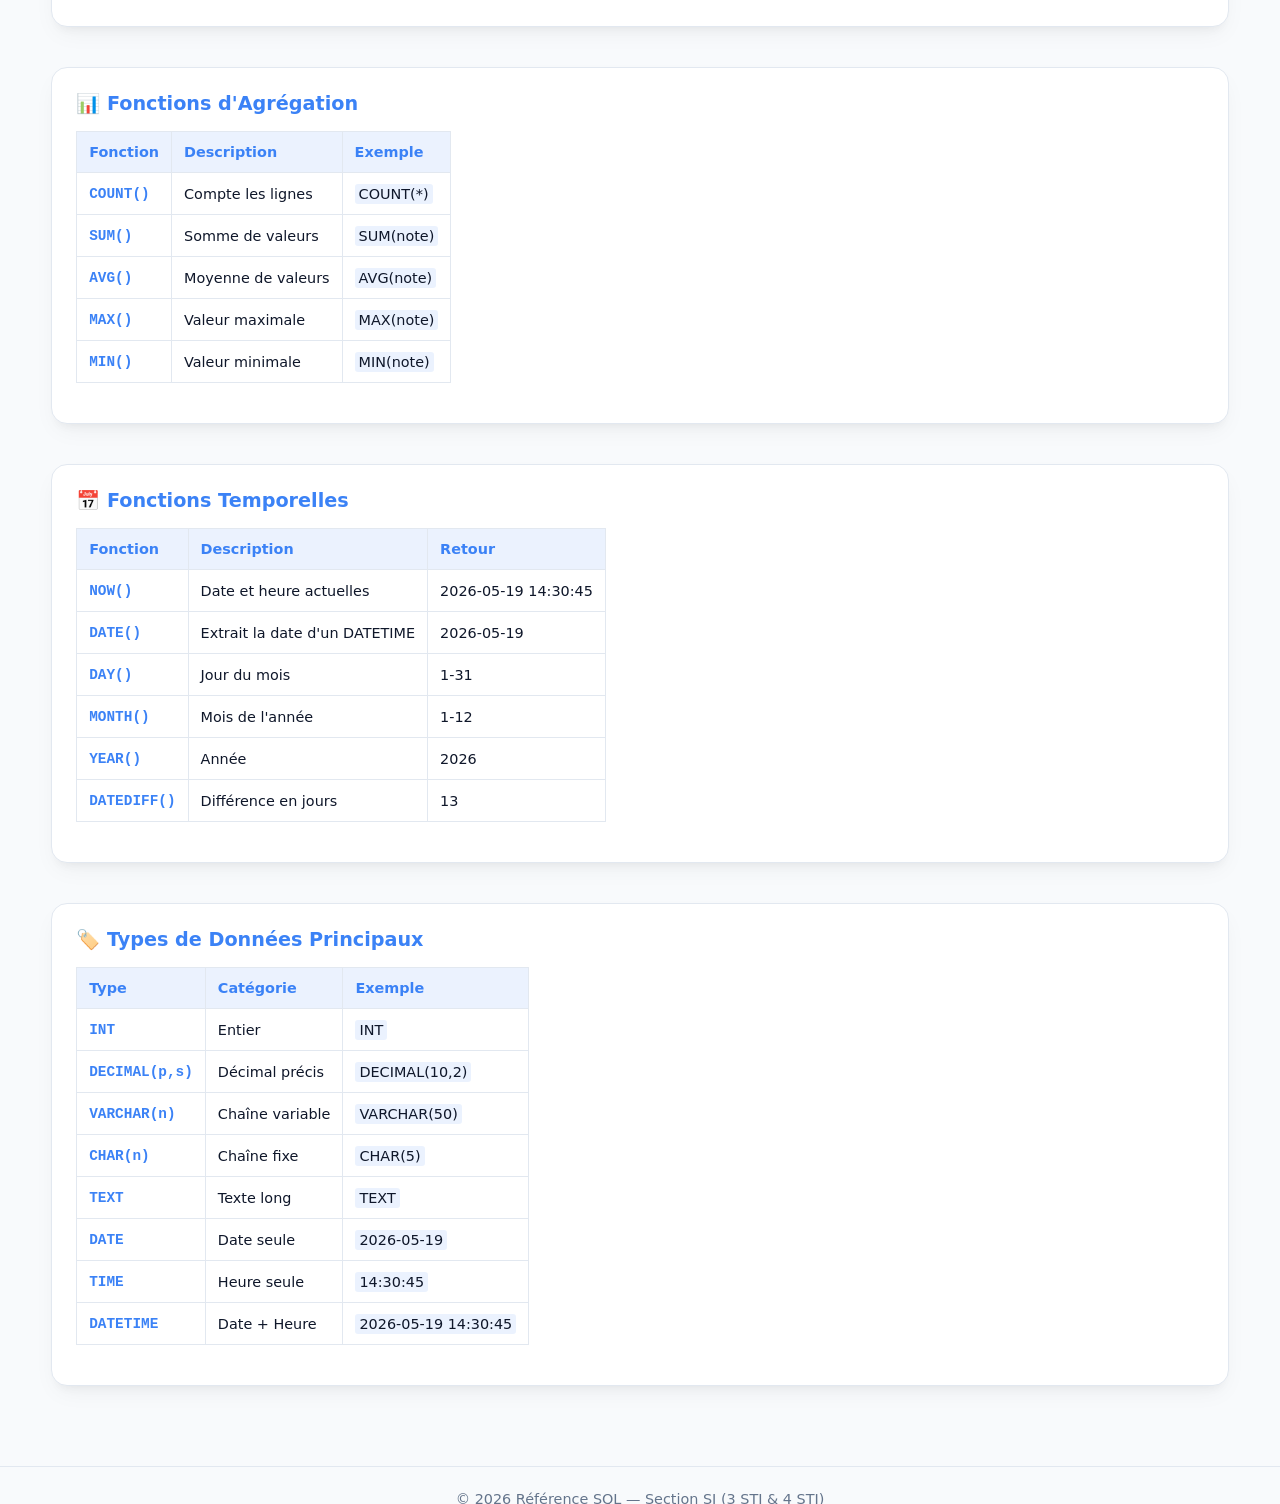
<file: reference.html>
<!DOCTYPE html>
<html lang="fr">
<head>
  <meta charset="UTF-8">
  <meta name="viewport" content="width=device-width, initial-scale=1.0">
  <title>Référence SQL Complète</title>
  <link rel="stylesheet" href="style.css">
  <link rel="shortcut icon" type="image/x-icon" href="sql.png">
  <style>
    .reference-image {
      width: 100%;
      max-width: 100%;
      height: auto;
      border-radius: 12px;
      border: 1px solid var(--line);
      box-shadow: var(--shadow);
      margin: 24px 0;
    }

    .ref-section {
      margin-bottom: 40px;
    }

    .ref-table {
      width: 100%;
      border-collapse: collapse;
      margin: 16px 0;
      overflow-x: auto;
      display: block;
    }

    .ref-table th,
    .ref-table td {
      padding: 12px;
      text-align: left;
      border: 1px solid var(--line);
      font-size: 0.9rem;
    }

    .ref-table th {
      background: rgba(59, 130, 246, 0.1);
      color: var(--brand);
      font-weight: 600;
    }

    .ref-table td {
      background: var(--card);
    }

    .ref-table tbody tr:hover {
      background: rgba(59, 130, 246, 0.05);
    }

    .command {
      font-family: 'Fira Code', monospace;
      color: var(--brand);
      font-weight: 600;
    }

    .note {
      background: rgba(59, 130, 246, 0.05);
      border-left: 4px solid var(--brand);
      padding: 12px;
      border-radius: 4px;
      margin: 16px 0;
      font-size: 0.9rem;
    }

    .comparison-grid {
      display: grid;
      grid-template-columns: repeat(auto-fit, minmax(250px, 1fr));
      gap: 16px;
      margin: 20px 0;
    }

    .comparison-box {
      background: var(--card);
      border: 1px solid var(--line);
      border-radius: var(--radius-md);
      padding: 16px;
    }

    .comparison-box h4 {
      color: var(--brand);
      margin-bottom: 8px;
    }

    .comparison-box code {
      display: block;
      background: rgba(0, 0, 0, 0.05);
      padding: 8px;
      border-radius: 4px;
      margin: 8px 0;
      font-size: 0.85rem;
    }
  </style>
</head>
<body>
<div class="progress-bar" id="progressBar"></div>
<button class="floating-btn" id="topBtn">↑</button>

<header>
  <div class="wrap topbar">
    <div class="brand">
      <h1>Référence SQL</h1>
      <p>Guide complet officiel</p>
    </div>
    <nav>
      <a href="index.html" class="btn">🏠 Accueil</a>
      <button class="btn" id="themeBtn">☀️</button>
    </nav>
  </div>
</header>

<main class="wrap hero">
  <div class="lesson-header">
    <span class="badge">Référence Complète</span>
    <h2 class="hero-title">Guide SQL Interactif</h2>
    <p class="hero-desc">Table de référence officielle pour tous les chapitres du programme SI — 3ème et 4ème STI.</p>
  </div>

  <div class="content-card">
    <h3>📋 Tableau de Référence Officiel</h3>
    <p>Image complète du programme officiel avec tous les concepts, commandes et leur disponibilité par niveau:</p>
    <p style="color: var(--muted); font-size: 0.9rem;">Source: Programme officiel SI — Sections 3 STI et 4 STI</p>
  </div>

  <div class="ref-section content-card">
    <h3>🔍 Résumé par Catégories</h3>

    <div class="comparison-grid">
      <div class="comparison-box">
        <h4>📚 DDL (Définition)</h4>
        <p>Structure des bases et tables</p>
        <code>CREATE DATABASE</code>
        <code>CREATE TABLE</code>
        <code>ALTER TABLE</code>
        <code>DROP DATABASE</code>
      </div>

      <div class="comparison-box">
        <h4>💾 DML (Manipulation)</h4>
        <p>Modification des données</p>
        <code>INSERT INTO</code>
        <code>UPDATE</code>
        <code>DELETE FROM</code>
      </div>

      <div class="comparison-box">
        <h4>🔍 DQL (Consultation)</h4>
        <p>Interrogation des données</p>
        <code>SELECT</code>
        <code>WHERE</code>
        <code>GROUP BY</code>
      </div>

      <div class="comparison-box">
        <h4>🔒 Contraintes</h4>
        <p>Intégrité et relations</p>
        <code>PRIMARY KEY</code>
        <code>FOREIGN KEY</code>
        <code>CASCADE</code>
      </div>

      <div class="comparison-box">
        <h4>📊 Agrégations</h4>
        <p>Calculs et statistiques</p>
        <code>COUNT()</code>
        <code>SUM()</code>
        <code>AVG()</code>
      </div>

      <div class="comparison-box">
        <h4>📅 Temporelles</h4>
        <p>Gestion des dates</p>
        <code>NOW()</code>
        <code>DATEDIFF()</code>
        <code>DATE()</code>
      </div>
    </div>

    <div class="note">
      💡 <strong>Conseil:</strong> Consultez cette page comme référence rapide et naviguez vers les chapitres détaillés depuis l'accueil pour des explications complètes et des exemples.
    </div>
  </div>

  <div class="ref-section content-card">
    <h3>⚡ Opérateurs Essentiels</h3>
    <table class="ref-table">
      <thead>
        <tr>
          <th>Opérateur</th>
          <th>Usage</th>
          <th>Exemple</th>
        </tr>
      </thead>
      <tbody>
        <tr>
          <td><span class="command">=</span></td>
          <td>Égalité</td>
          <td><code>WHERE id = 5</code></td>
        </tr>
        <tr>
          <td><span class="command">!=</span> ou <span class="command">&lt;&gt;</span></td>
          <td>Inégalité</td>
          <td><code>WHERE nom != 'Ali'</code></td>
        </tr>
        <tr>
          <td><span class="command">&gt;, &lt;, &gt;=, &lt;=</span></td>
          <td>Comparaisons</td>
          <td><code>WHERE note &gt; 15</code></td>
        </tr>
        <tr>
          <td><span class="command">LIKE</span></td>
          <td>Motif textuel</td>
          <td><code>WHERE nom LIKE 'A%'</code></td>
        </tr>
        <tr>
          <td><span class="command">BETWEEN</span></td>
          <td>Intervalle</td>
          <td><code>WHERE note BETWEEN 10 AND 20</code></td>
        </tr>
        <tr>
          <td><span class="command">IN</span></td>
          <td>Liste de valeurs</td>
          <td><code>WHERE classe IN ('3STI', '4STI')</code></td>
        </tr>
        <tr>
          <td><span class="command">IS NULL</span></td>
          <td>Valeur nulle</td>
          <td><code>WHERE email IS NULL</code></td>
        </tr>
        <tr>
          <td><span class="command">AND, OR, NOT</span></td>
          <td>Logique</td>
          <td><code>WHERE note &gt; 10 AND nom LIKE 'B%'</code></td>
        </tr>
      </tbody>
    </table>
  </div>

  <div class="ref-section content-card">
    <h3>📊 Fonctions d'Agrégation</h3>
    <table class="ref-table">
      <thead>
        <tr>
          <th>Fonction</th>
          <th>Description</th>
          <th>Exemple</th>
        </tr>
      </thead>
      <tbody>
        <tr>
          <td><span class="command">COUNT()</span></td>
          <td>Compte les lignes</td>
          <td><code>COUNT(*)</code></td>
        </tr>
        <tr>
          <td><span class="command">SUM()</span></td>
          <td>Somme de valeurs</td>
          <td><code>SUM(note)</code></td>
        </tr>
        <tr>
          <td><span class="command">AVG()</span></td>
          <td>Moyenne de valeurs</td>
          <td><code>AVG(note)</code></td>
        </tr>
        <tr>
          <td><span class="command">MAX()</span></td>
          <td>Valeur maximale</td>
          <td><code>MAX(note)</code></td>
        </tr>
        <tr>
          <td><span class="command">MIN()</span></td>
          <td>Valeur minimale</td>
          <td><code>MIN(note)</code></td>
        </tr>
      </tbody>
    </table>
  </div>

  <div class="ref-section content-card">
    <h3>📅 Fonctions Temporelles</h3>
    <table class="ref-table">
      <thead>
        <tr>
          <th>Fonction</th>
          <th>Description</th>
          <th>Retour</th>
        </tr>
      </thead>
      <tbody>
        <tr>
          <td><span class="command">NOW()</span></td>
          <td>Date et heure actuelles</td>
          <td>2026-05-19 14:30:45</td>
        </tr>
        <tr>
          <td><span class="command">DATE()</span></td>
          <td>Extrait la date d'un DATETIME</td>
          <td>2026-05-19</td>
        </tr>
        <tr>
          <td><span class="command">DAY()</span></td>
          <td>Jour du mois</td>
          <td>1-31</td>
        </tr>
        <tr>
          <td><span class="command">MONTH()</span></td>
          <td>Mois de l'année</td>
          <td>1-12</td>
        </tr>
        <tr>
          <td><span class="command">YEAR()</span></td>
          <td>Année</td>
          <td>2026</td>
        </tr>
        <tr>
          <td><span class="command">DATEDIFF()</span></td>
          <td>Différence en jours</td>
          <td>13</td>
        </tr>
      </tbody>
    </table>
  </div>

  <div class="ref-section content-card">
    <h3>🏷️ Types de Données Principaux</h3>
    <table class="ref-table">
      <thead>
        <tr>
          <th>Type</th>
          <th>Catégorie</th>
          <th>Exemple</th>
        </tr>
      </thead>
      <tbody>
        <tr>
          <td><span class="command">INT</span></td>
          <td>Entier</td>
          <td><code>INT</code></td>
        </tr>
        <tr>
          <td><span class="command">DECIMAL(p,s)</span></td>
          <td>Décimal précis</td>
          <td><code>DECIMAL(10,2)</code></td>
        </tr>
        <tr>
          <td><span class="command">VARCHAR(n)</span></td>
          <td>Chaîne variable</td>
          <td><code>VARCHAR(50)</code></td>
        </tr>
        <tr>
          <td><span class="command">CHAR(n)</span></td>
          <td>Chaîne fixe</td>
          <td><code>CHAR(5)</code></td>
        </tr>
        <tr>
          <td><span class="command">TEXT</span></td>
          <td>Texte long</td>
          <td><code>TEXT</code></td>
        </tr>
        <tr>
          <td><span class="command">DATE</span></td>
          <td>Date seule</td>
          <td><code>2026-05-19</code></td>
        </tr>
        <tr>
          <td><span class="command">TIME</span></td>
          <td>Heure seule</td>
          <td><code>14:30:45</code></td>
        </tr>
        <tr>
          <td><span class="command">DATETIME</span></td>
          <td>Date + Heure</td>
          <td><code>2026-05-19 14:30:45</code></td>
        </tr>
      </tbody>
    </table>
  </div>

</main>

<footer>
  <p>© 2026 Référence SQL — Section SI (3 STI & 4 STI)</p>
</footer>

<script src="script.js"></script>
</body>
</html>
</file>
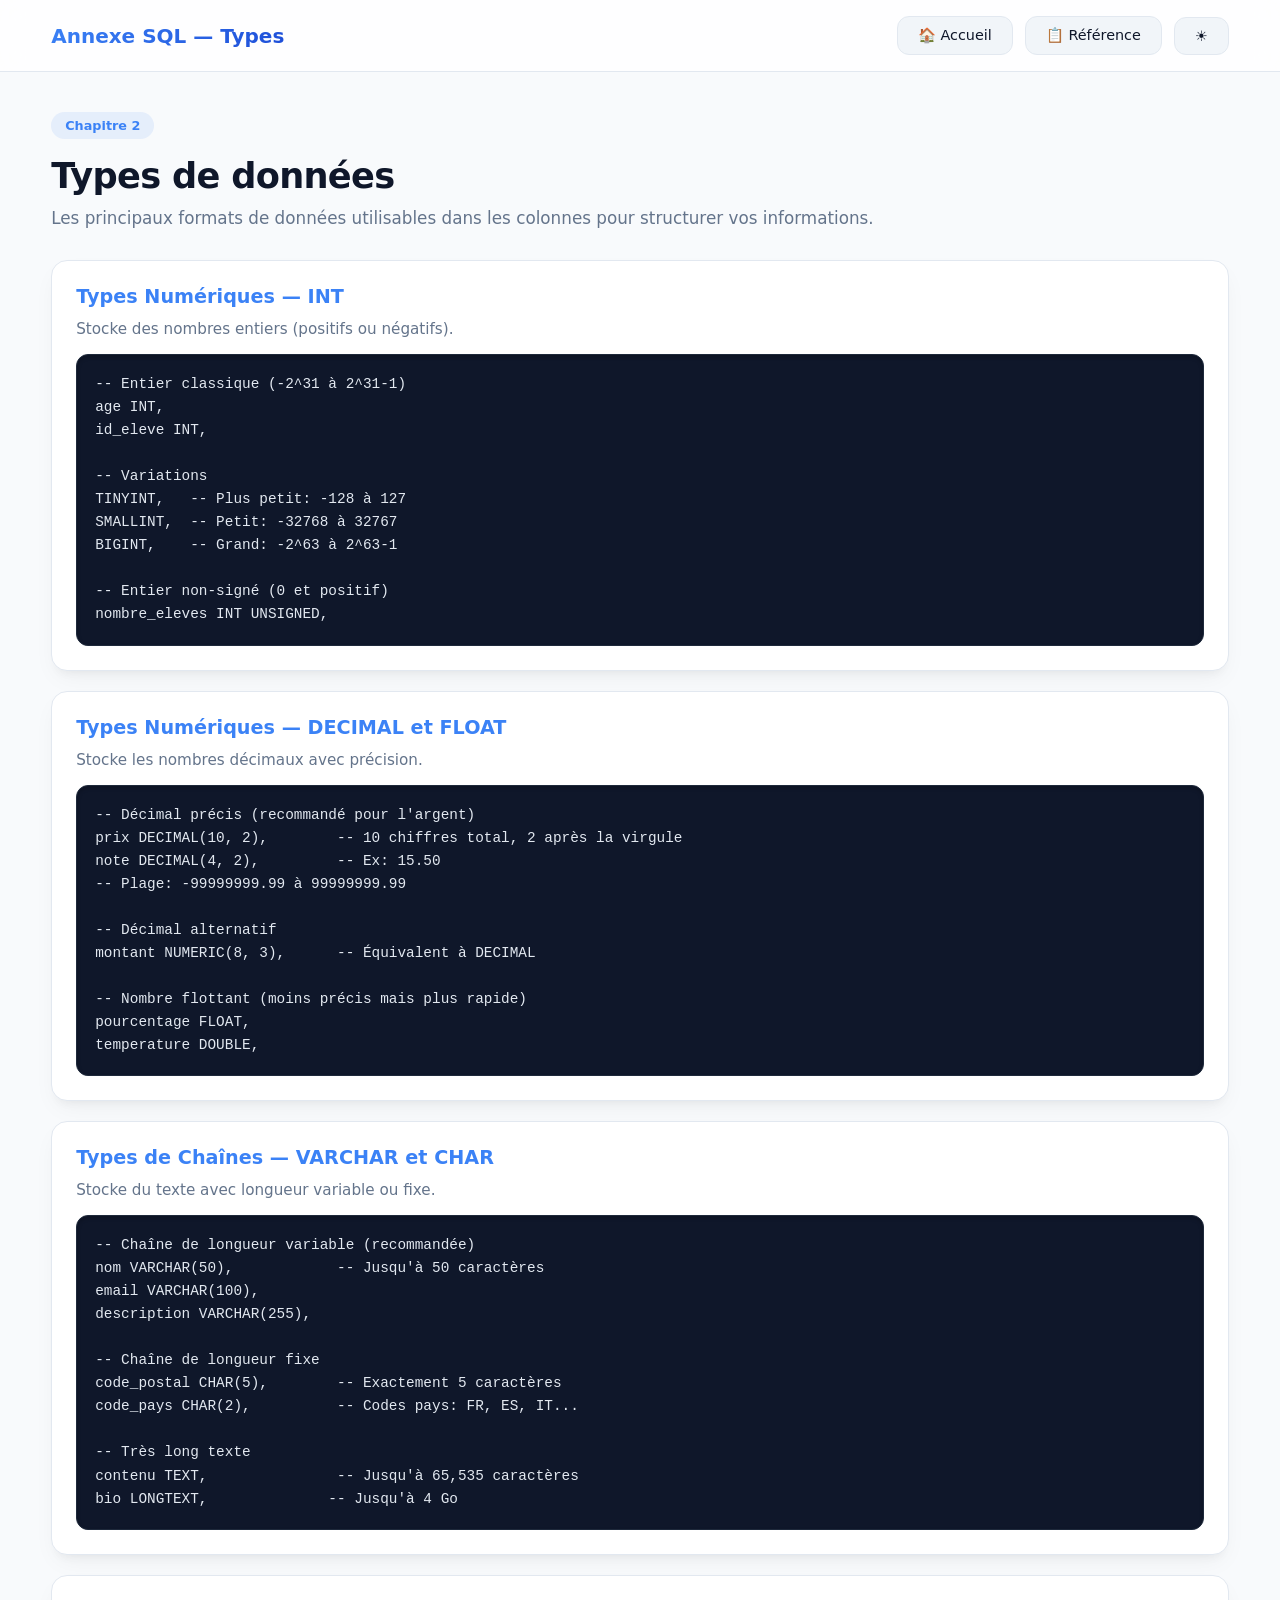
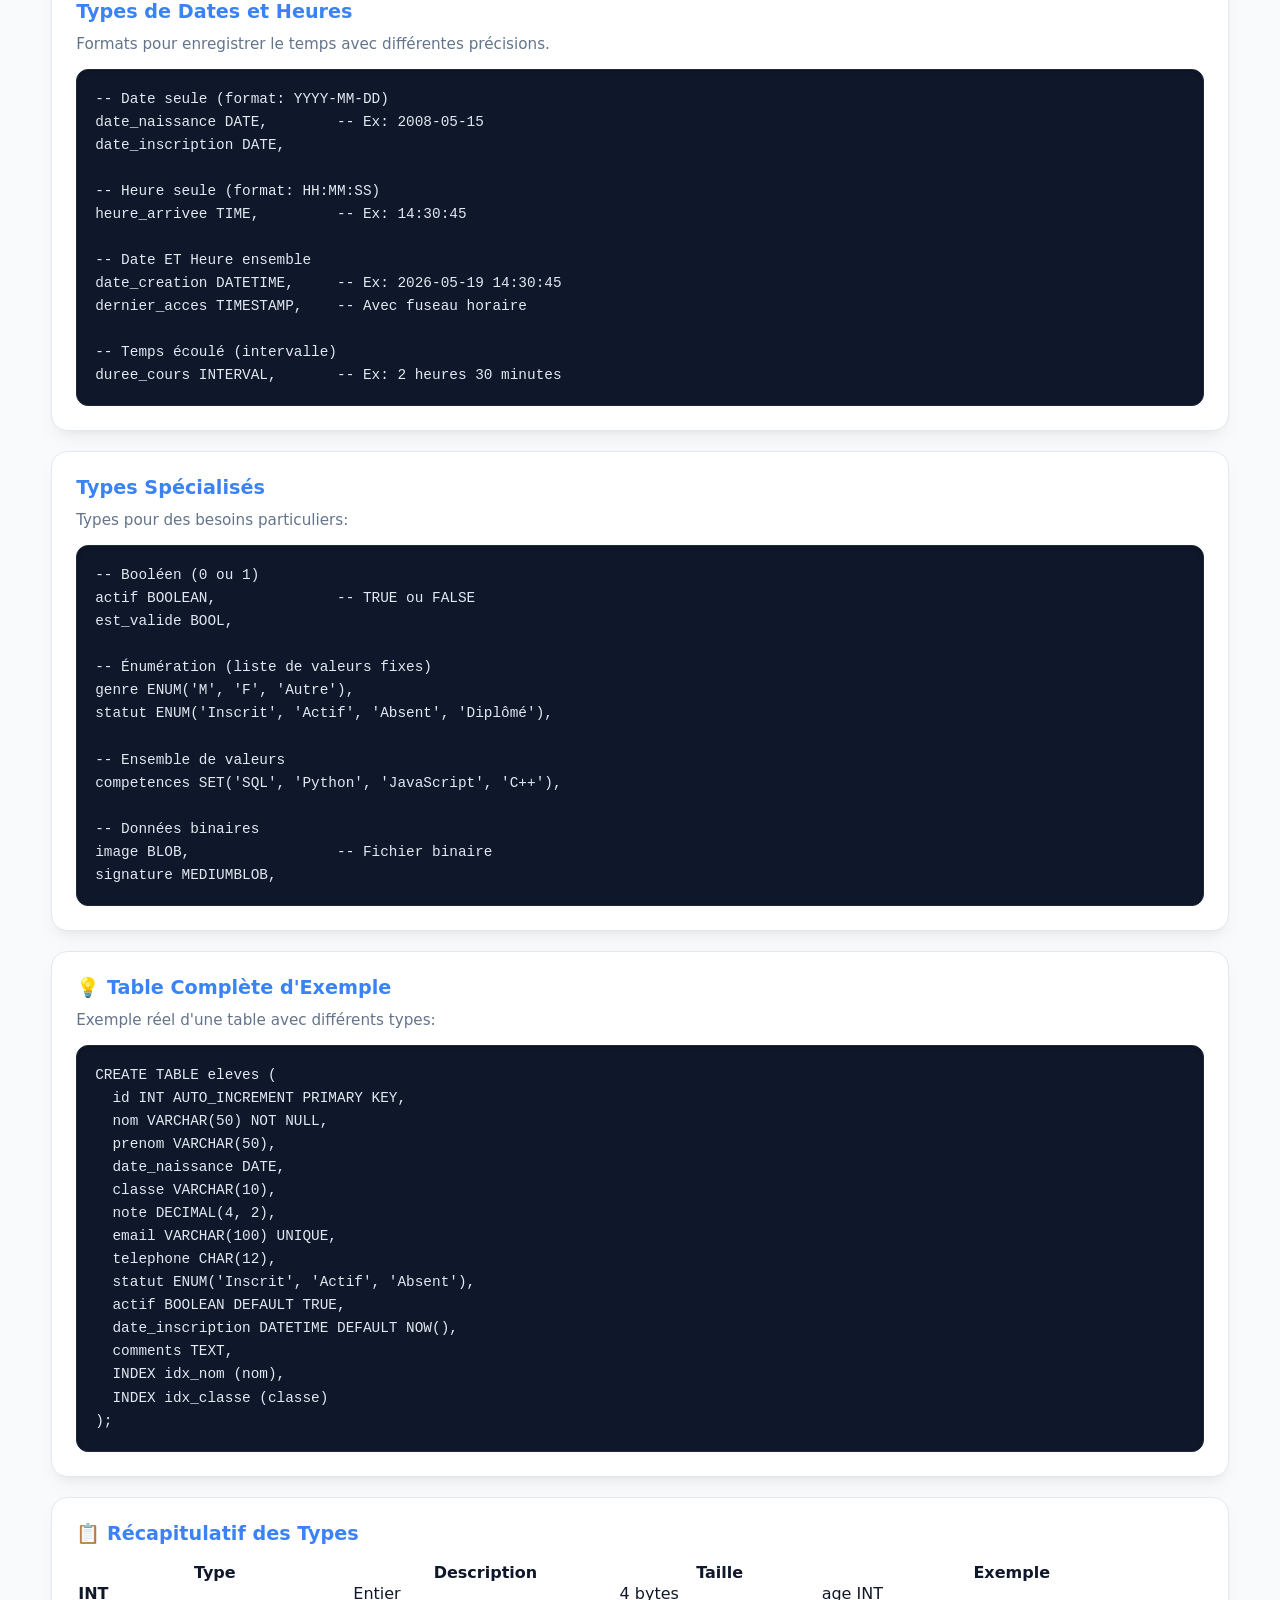
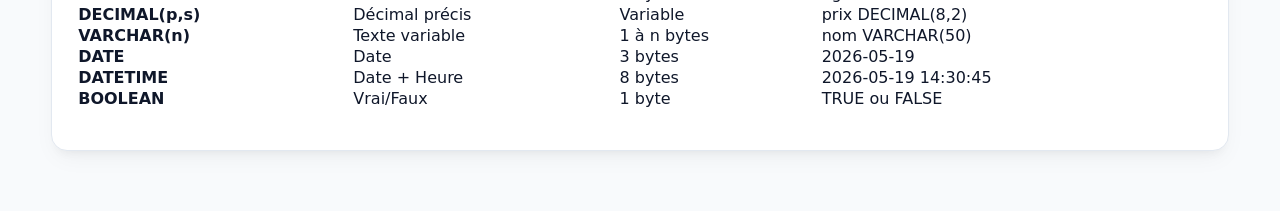
<file: types.html>
<!DOCTYPE html>
<html lang="fr">
<head>
  <meta charset="UTF-8"><title>2. Types de données</title>
  <link rel="stylesheet" href="style.css">
  <link rel="shortcut icon" type="image/x-icon" href="sql.png">
</head>
<body>
<div class="progress-bar" id="progressBar"></div>
<button class="floating-btn" id="topBtn">↑</button>

<header><div class="wrap topbar"><div class="brand"><h1>Annexe SQL — Types</h1></div><nav><a href="index.html" class="btn">🏠 Accueil</a><a href="reference.html" class="btn">📋 Référence</a><button class="btn" id="themeBtn">☀️</button></nav></div></header>
<main class="wrap hero">
  <div class="lesson-header">
    <span class="badge">Chapitre 2</span>
    <h2 class="hero-title">Types de données</h2>
    <p class="hero-desc">Les principaux formats de données utilisables dans les colonnes pour structurer vos informations.</p>
  </div>

  <div class="content-card">
    <h3>Types Numériques — INT</h3>
    <p>Stocke des nombres entiers (positifs ou négatifs).</p>
    <pre><code>-- Entier classique (-2^31 à 2^31-1)
age INT,
id_eleve INT,

-- Variations
TINYINT,   -- Plus petit: -128 à 127
SMALLINT,  -- Petit: -32768 à 32767
BIGINT,    -- Grand: -2^63 à 2^63-1

-- Entier non-signé (0 et positif)
nombre_eleves INT UNSIGNED,</code></pre>
  </div>

  <div class="content-card">
    <h3>Types Numériques — DECIMAL et FLOAT</h3>
    <p>Stocke les nombres décimaux avec précision.</p>
    <pre><code>-- Décimal précis (recommandé pour l'argent)
prix DECIMAL(10, 2),        -- 10 chiffres total, 2 après la virgule
note DECIMAL(4, 2),         -- Ex: 15.50
-- Plage: -99999999.99 à 99999999.99

-- Décimal alternatif
montant NUMERIC(8, 3),      -- Équivalent à DECIMAL

-- Nombre flottant (moins précis mais plus rapide)
pourcentage FLOAT,
temperature DOUBLE,</code></pre>
  </div>

  <div class="content-card">
    <h3>Types de Chaînes — VARCHAR et CHAR</h3>
    <p>Stocke du texte avec longueur variable ou fixe.</p>
    <pre><code>-- Chaîne de longueur variable (recommandée)
nom VARCHAR(50),            -- Jusqu'à 50 caractères
email VARCHAR(100),
description VARCHAR(255),

-- Chaîne de longueur fixe
code_postal CHAR(5),        -- Exactement 5 caractères
code_pays CHAR(2),          -- Codes pays: FR, ES, IT...

-- Très long texte
contenu TEXT,               -- Jusqu'à 65,535 caractères
bio LONGTEXT,              -- Jusqu'à 4 Go</code></pre>
  </div>

  <div class="content-card">
    <h3>Types de Dates et Heures</h3>
    <p>Formats pour enregistrer le temps avec différentes précisions.</p>
    <pre><code>-- Date seule (format: YYYY-MM-DD)
date_naissance DATE,        -- Ex: 2008-05-15
date_inscription DATE,

-- Heure seule (format: HH:MM:SS)
heure_arrivee TIME,         -- Ex: 14:30:45

-- Date ET Heure ensemble
date_creation DATETIME,     -- Ex: 2026-05-19 14:30:45
dernier_acces TIMESTAMP,    -- Avec fuseau horaire

-- Temps écoulé (intervalle)
duree_cours INTERVAL,       -- Ex: 2 heures 30 minutes</code></pre>
  </div>

  <div class="content-card">
    <h3>Types Spécialisés</h3>
    <p>Types pour des besoins particuliers:</p>
    <pre><code>-- Booléen (0 ou 1)
actif BOOLEAN,              -- TRUE ou FALSE
est_valide BOOL,

-- Énumération (liste de valeurs fixes)
genre ENUM('M', 'F', 'Autre'),
statut ENUM('Inscrit', 'Actif', 'Absent', 'Diplômé'),

-- Ensemble de valeurs
competences SET('SQL', 'Python', 'JavaScript', 'C++'),

-- Données binaires
image BLOB,                 -- Fichier binaire
signature MEDIUMBLOB,</code></pre>
  </div>

  <div class="content-card">
    <h3>💡 Table Complète d'Exemple</h3>
    <p>Exemple réel d'une table avec différents types:</p>
    <pre><code>CREATE TABLE eleves (
  id INT AUTO_INCREMENT PRIMARY KEY,
  nom VARCHAR(50) NOT NULL,
  prenom VARCHAR(50),
  date_naissance DATE,
  classe VARCHAR(10),
  note DECIMAL(4, 2),
  email VARCHAR(100) UNIQUE,
  telephone CHAR(12),
  statut ENUM('Inscrit', 'Actif', 'Absent'),
  actif BOOLEAN DEFAULT TRUE,
  date_inscription DATETIME DEFAULT NOW(),
  comments TEXT,
  INDEX idx_nom (nom),
  INDEX idx_classe (classe)
);</code></pre>
  </div>

  <div class="content-card">
    <h3>📋 Récapitulatif des Types</h3>
    <table class="ref-table" style="width: 100%; margin-top: 16px;">
      <thead>
        <tr>
          <th>Type</th>
          <th>Description</th>
          <th>Taille</th>
          <th>Exemple</th>
        </tr>
      </thead>
      <tbody>
        <tr>
          <td><strong>INT</strong></td>
          <td>Entier</td>
          <td>4 bytes</td>
          <td>age INT</td>
        </tr>
        <tr>
          <td><strong>DECIMAL(p,s)</strong></td>
          <td>Décimal précis</td>
          <td>Variable</td>
          <td>prix DECIMAL(8,2)</td>
        </tr>
        <tr>
          <td><strong>VARCHAR(n)</strong></td>
          <td>Texte variable</td>
          <td>1 à n bytes</td>
          <td>nom VARCHAR(50)</td>
        </tr>
        <tr>
          <td><strong>DATE</strong></td>
          <td>Date</td>
          <td>3 bytes</td>
          <td>2026-05-19</td>
        </tr>
        <tr>
          <td><strong>DATETIME</strong></td>
          <td>Date + Heure</td>
          <td>8 bytes</td>
          <td>2026-05-19 14:30:45</td>
        </tr>
        <tr>
          <td><strong>BOOLEAN</strong></td>
          <td>Vrai/Faux</td>
          <td>1 byte</td>
          <td>TRUE ou FALSE</td>
        </tr>
      </tbody>
    </table>
  </div>
</main>
<script src="script.js"></script>
</body>
</html>
</file>
<file: style.css>
:root {
  --bg: #f8fafc;
  --card: #ffffff;
  --ink: #0f172a;
  --muted: #64748b;
  --brand: #3b82f6;
  --brand-gradient: linear-gradient(135deg, #3b82f6, #1d4ed8);
  --line: #e2e8f0;
  --soft: #f1f5f9;
  --shadow: 0 10px 25px -5px rgba(0, 0, 0, 0.05),
             0 8px 10px -6px rgba(0, 0, 0, 0.05);
  --shadow-hover: 0 20px 25px -5px rgba(59, 130, 246, 0.1),
                  0 10px 10px -5px rgba(59, 130, 246, 0.04);
  --radius-lg: 16px;
  --radius-md: 12px;
}

body[data-theme="dark"] {
  --bg: #0b1329;
  --card: #111c44;
  --ink: #f8fafc;
  --muted: #94a3b8;
  --line: #1e293b;
  --soft: #1e293b;
  --shadow: 0 10px 25px -5px rgba(0, 0, 0, 0.3);
  --shadow-hover: 0 20px 25px -5px rgba(0, 0, 0, 0.4);
}

* {
  margin: 0;
  padding: 0;
  box-sizing: border-box;
  font-family: "Segoe UI", system-ui, -apple-system, sans-serif;
}

body {
  background-color: var(--bg);
  color: var(--ink);
  transition: background-color 0.3s, color 0.3s;
  min-height: 100vh;
  display: flex;
  flex-direction: column;
}

/* Progress Bar */
.progress-bar {
  position: fixed;
  top: 0;
  left: 0;
  width: 0%;
  height: 4px;
  background: var(--brand-gradient);
  z-index: 1000;
  transition: width 0.1s ease;
}

/* Header & Navigation */
header {
  position: sticky;
  top: 0;
  z-index: 90;
  background: rgba(255, 255, 255, 0.8);
  backdrop-filter: blur(12px);
  border-bottom: 1px solid var(--line);
  transition: background 0.3s, border-color 0.3s;
}

body[data-theme="dark"] header {
  background: rgba(17, 28, 68, 0.8);
}

.wrap {
  width: min(1200px, 92%);
  margin: auto;
}

.topbar {
  display: flex;
  justify-content: space-between;
  align-items: center;
  padding: 16px 0;
}

.brand h1 {
  font-size: 1.25rem;
  font-weight: 700;
  background: var(--brand-gradient);
  -webkit-background-clip: text;
  -webkit-text-fill-color: transparent;
}

.brand p {
  color: var(--muted);
  font-size: 0.85rem;
}

nav {
  display: flex;
  gap: 12px;
  align-items: center;
}

.btn {
  text-decoration: none;
  padding: 10px 20px;
  border-radius: var(--radius-md);
  background: var(--soft);
  color: var(--ink);
  font-weight: 500;
  font-size: 0.9rem;
  border: 1px solid var(--line);
  cursor: pointer;
  transition: all 0.2s ease;
  display: inline-flex;
  align-items: center;
  gap: 8px;
}

.btn:hover {
  transform: translateY(-2px);
  background: var(--brand);
  color: white;
  border-color: var(--brand);
  box-shadow: 0 4px 12px rgba(59, 130, 246, 0.25);
}

/* Hero Section */
.hero {
  padding: 40px 0;
  flex: 1;
}

.hero-grid {
  display: grid;
  grid-template-columns: 1fr;
  gap: 24px;
  justify-items: center;
  max-width: 900px;
  margin: 0 auto;
}

.main-card {
  background: var(--card);
  border: 1px solid var(--line);
  border-radius: var(--radius-lg);
  padding: 32px;
  box-shadow: var(--shadow);
  width: 100%;
  max-width: 900px;
}

.badge {
  display: inline-block;
  padding: 6px 14px;
  background: rgba(59, 130, 246, 0.1);
  color: var(--brand);
  border-radius: 99px;
  font-size: 0.8rem;
  font-weight: 600;
  margin-bottom: 16px;
}

.hero-title {
  font-size: 2.2rem;
  font-weight: 800;
  margin-bottom: 12px;
  letter-spacing: -0.02em;
}

.hero-desc {
  color: var(--muted);
  font-size: 1.05rem;
  margin-bottom: 24px;
}

/* Search Bar */
.search-row {
  display: flex;
  gap: 12px;
  margin-bottom: 24px;
}

.search-box {
  flex: 1;
  padding: 14px 18px;
  border-radius: var(--radius-md);
  border: 1px solid var(--line);
  background: var(--bg);
  color: var(--ink);
  font-size: 0.95rem;
  outline: none;
  transition: all 0.2s ease;
}

.search-box:focus {
  border-color: var(--brand);
  box-shadow: 0 0 0 4px rgba(59, 130, 246, 0.15);
  background: var(--card);
}

/* Grid of Lessons */
.lesson-choice {
  display: grid;
  grid-template-columns: repeat(auto-fit, minmax(260px, 1fr));
  gap: 16px;
  margin-top: 24px;
}

.lesson-box,
.lesson-box:link,
.lesson-box:visited,
.lesson-box:active {
  display: block;
  background: var(--bg);
  border: 1px solid var(--line);
  border-radius: var(--radius-md);
  padding: 20px;
  text-decoration: none !important;
  color: var(--ink) !important;
  transition: all 0.25s ease;
  position: relative;
}

.lesson-box h4 {
  font-size: 1.05rem;
  color: var(--brand) !important;
  margin-bottom: 8px;
  text-decoration: none;
}

.lesson-box p {
  color: var(--muted) !important;
  font-size: 0.85rem;
  line-height: 1.4;
  margin: 0;
  text-decoration: none;
}

.lesson-box:hover {
  transform: translateY(-4px);
  background: var(--card);
  border-color: var(--brand);
  box-shadow: var(--shadow-hover);
  color: var(--ink) !important;
  text-decoration: none !important;
}

.lesson-box.hidden {
  display: none;
}

.lesson-box.highlight {
  background: rgba(59, 130, 246, 0.05);
  border-color: var(--brand);
  box-shadow: 0 0 0 2px rgba(59, 130, 246, 0.15);
}

/* Stats Sidebar */
.stats-sidebar {
  display: flex;
  flex-direction: column;
  gap: 16px;
}

.stat-box {
  background: var(--card);
  border: 1px solid var(--line);
  border-radius: var(--radius-lg);
  padding: 20px;
  box-shadow: var(--shadow);
  display: flex;
  align-items: center;
  gap: 16px;
}

.stat-icon {
  width: 48px;
  height: 48px;
  border-radius: var(--radius-md);
  background: rgba(59, 130, 246, 0.1);
  color: var(--brand);
  display: flex;
  align-items: center;
  justify-content: center;
  font-size: 1.5rem;
}

.stat-info strong {
  display: block;
  font-size: 1.2rem;
  font-weight: 700;
}

.stat-info span {
  color: var(--muted);
  font-size: 0.85rem;
}

/* Lesson View Cards */
.lesson-header {
  margin-bottom: 32px;
  animation: fadeIn 0.4s ease;
}

.content-card {
  background: var(--card);
  border: 1px solid var(--line);
  border-radius: var(--radius-lg);
  padding: 24px;
  margin-bottom: 20px;
  box-shadow: var(--shadow);
  animation: fadeIn 0.4s ease;
}

.content-card h3 {
  font-size: 1.2rem;
  margin-bottom: 12px;
  color: var(--brand);
}

.content-card p {
  color: var(--muted);
  font-size: 0.95rem;
  margin-bottom: 16px;
}

/* Code Blocks */
pre {
  background: #0f172a;
  color: #e2e8f0;
  padding: 18px;
  border-radius: var(--radius-md);
  overflow-x: auto;
  font-family: "Fira Code", "Courier New", Courier, monospace;
  font-size: 0.9rem;
  border: 1px solid #1e293b;
  box-shadow: inset 0 2px 4px rgba(0, 0, 0, 0.2);
  line-height: 1.6;
  position: relative;
}

body[data-theme="dark"] pre {
  background: #0b1329;
  color: #e2e8f0;
  border-color: #1e293b;
}

pre::-webkit-scrollbar {
  height: 8px;
}

pre::-webkit-scrollbar-track {
  background: transparent;
}

pre::-webkit-scrollbar-thumb {
  background: rgba(59, 130, 246, 0.3);
  border-radius: 4px;
}

pre::-webkit-scrollbar-thumb:hover {
  background: rgba(59, 130, 246, 0.5);
}

code {
  font-family: inherit;
  padding: 2px 4px;
  background: rgba(59, 130, 246, 0.1);
  color: inherit;
  border-radius: 3px;
}

pre code {
  padding: 0;
  background: none;
  color: inherit;
}

/* Floating Top Button */
.floating-btn {
  position: fixed;
  right: 24px;
  bottom: 24px;
  width: 48px;
  height: 48px;
  border: none;
  border-radius: 50%;
  background: var(--brand-gradient);
  color: white;
  font-size: 1.2rem;
  cursor: pointer;
  display: none;
  box-shadow: 0 4px 14px rgba(59, 130, 246, 0.4);
  z-index: 99;
  justify-content: center;
  align-items: center;
  animation: slideUp 0.3s ease;
}

.floating-btn:hover {
  transform: scale(1.1);
  box-shadow: 0 6px 20px rgba(59, 130, 246, 0.5);
}

@keyframes slideUp {
  from {
    transform: translateY(60px);
    opacity: 0;
  }

  to {
    transform: translateY(0);
    opacity: 1;
  }
}

/* Footer */
footer {
  margin-top: auto;
  padding: 24px 0;
  text-align: center;
  color: var(--muted);
  border-top: 1px solid var(--line);
  font-size: 0.9rem;
}

@keyframes fadeIn {
  from {
    opacity: 0;
    transform: translateY(10px);
  }

  to {
    opacity: 1;
    transform: translateY(0);
  }
}

/* Table Responsive */
table {
  margin: 16px 0;
}

@media (max-width: 900px) {
  .hero-grid {
    grid-template-columns: 1fr;
  }

  .hero-title {
    font-size: 1.8rem;
  }

  .lesson-choice {
    grid-template-columns: repeat(auto-fit, minmax(200px, 1fr));
  }

  pre {
    font-size: 0.8rem;
    padding: 14px;
  }
}

@media (max-width: 768px) {
  table {
    font-size: 0.85rem;
  }

  table th,
  table td {
    padding: 8px;
  }

  .search-row {
    flex-wrap: wrap;
  }

  .search-row .btn {
    flex: 1;
    min-width: 80px;
  }
}

@media (max-width: 600px) {
  .topbar {
    flex-direction: column;
    gap: 12px;
    align-items: flex-start;
  }

  .hero-title {
    font-size: 1.5rem;
  }

  .hero-desc {
    font-size: 0.95rem;
  }

  .main-card {
    padding: 20px;
  }

  .lesson-choice {
    grid-template-columns: 1fr;
  }
}

/* Print Styles */
@media print {
  .progress-bar,
  .floating-btn,
  .search-row,
  .stats-sidebar {
    display: none;
  }

  .content-card {
    page-break-inside: avoid;
    box-shadow: none;
    border: 1px solid #ccc;
  }
}
</file>
